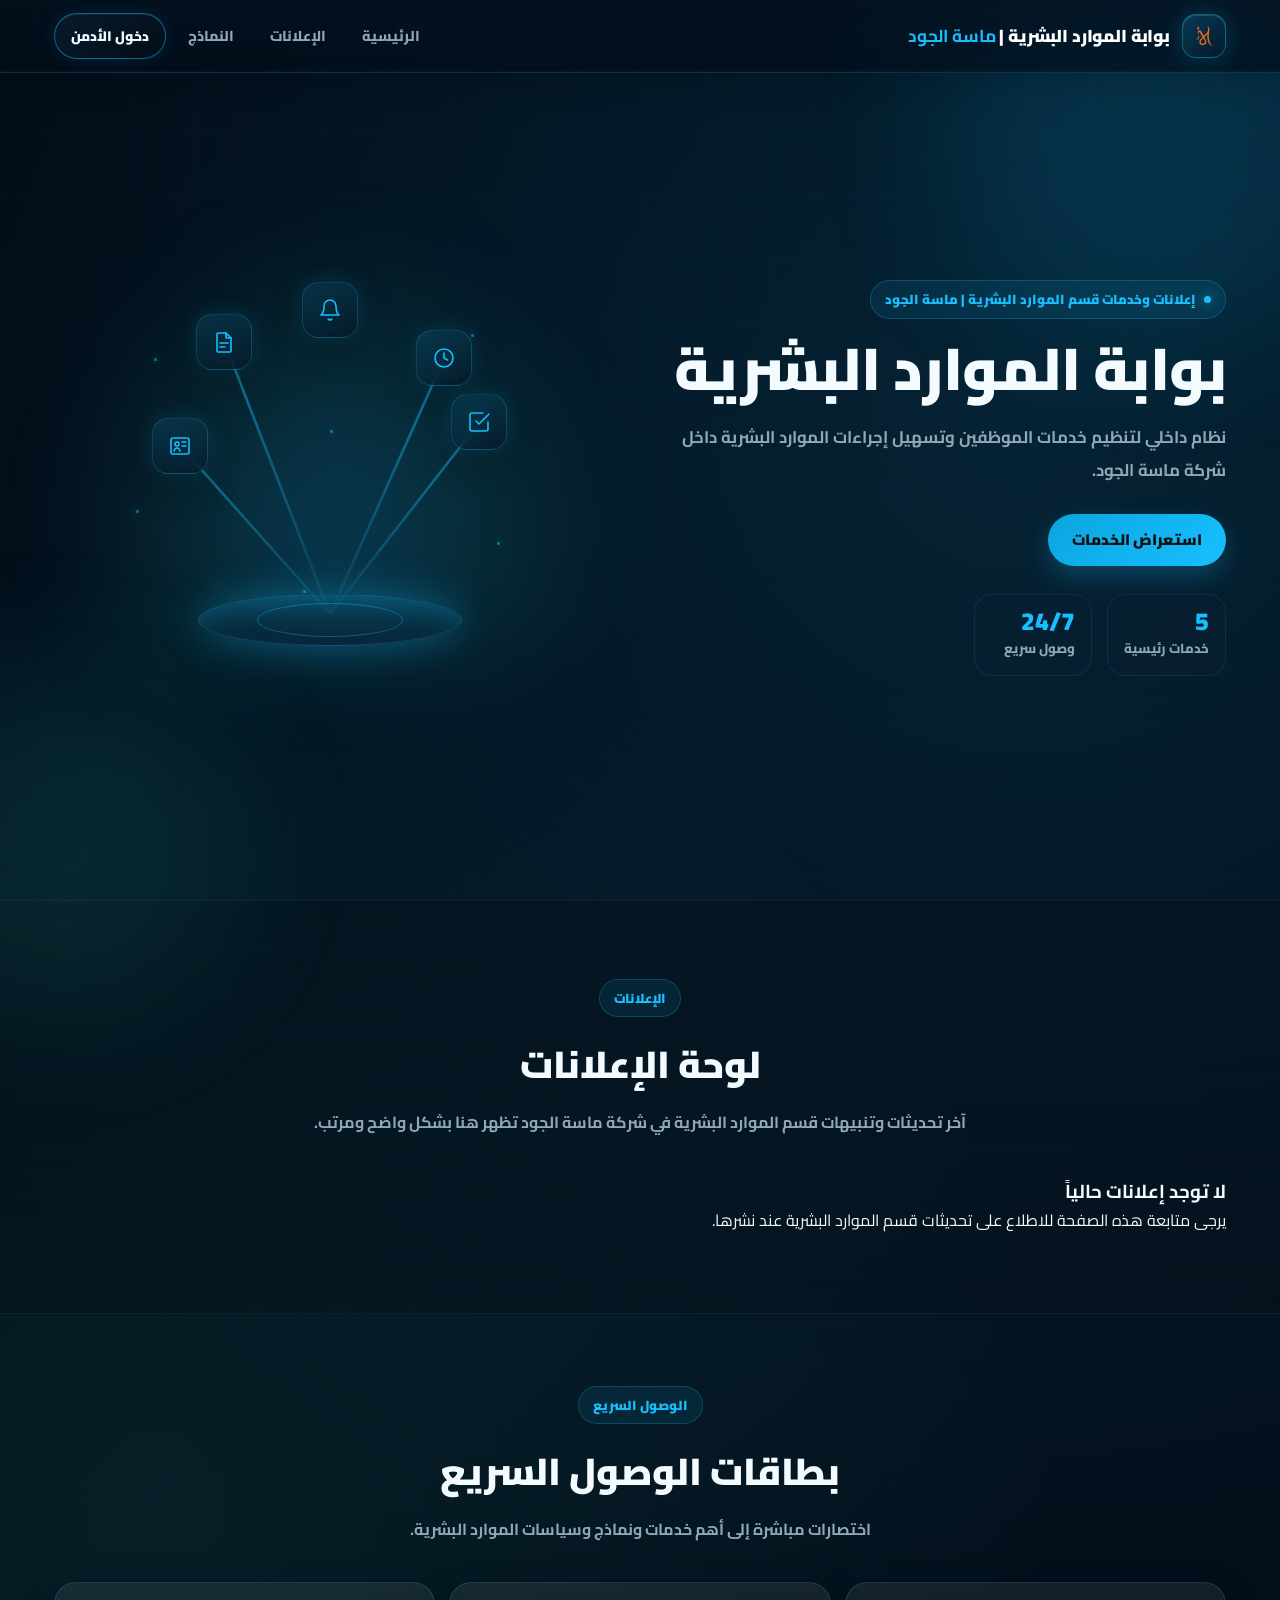
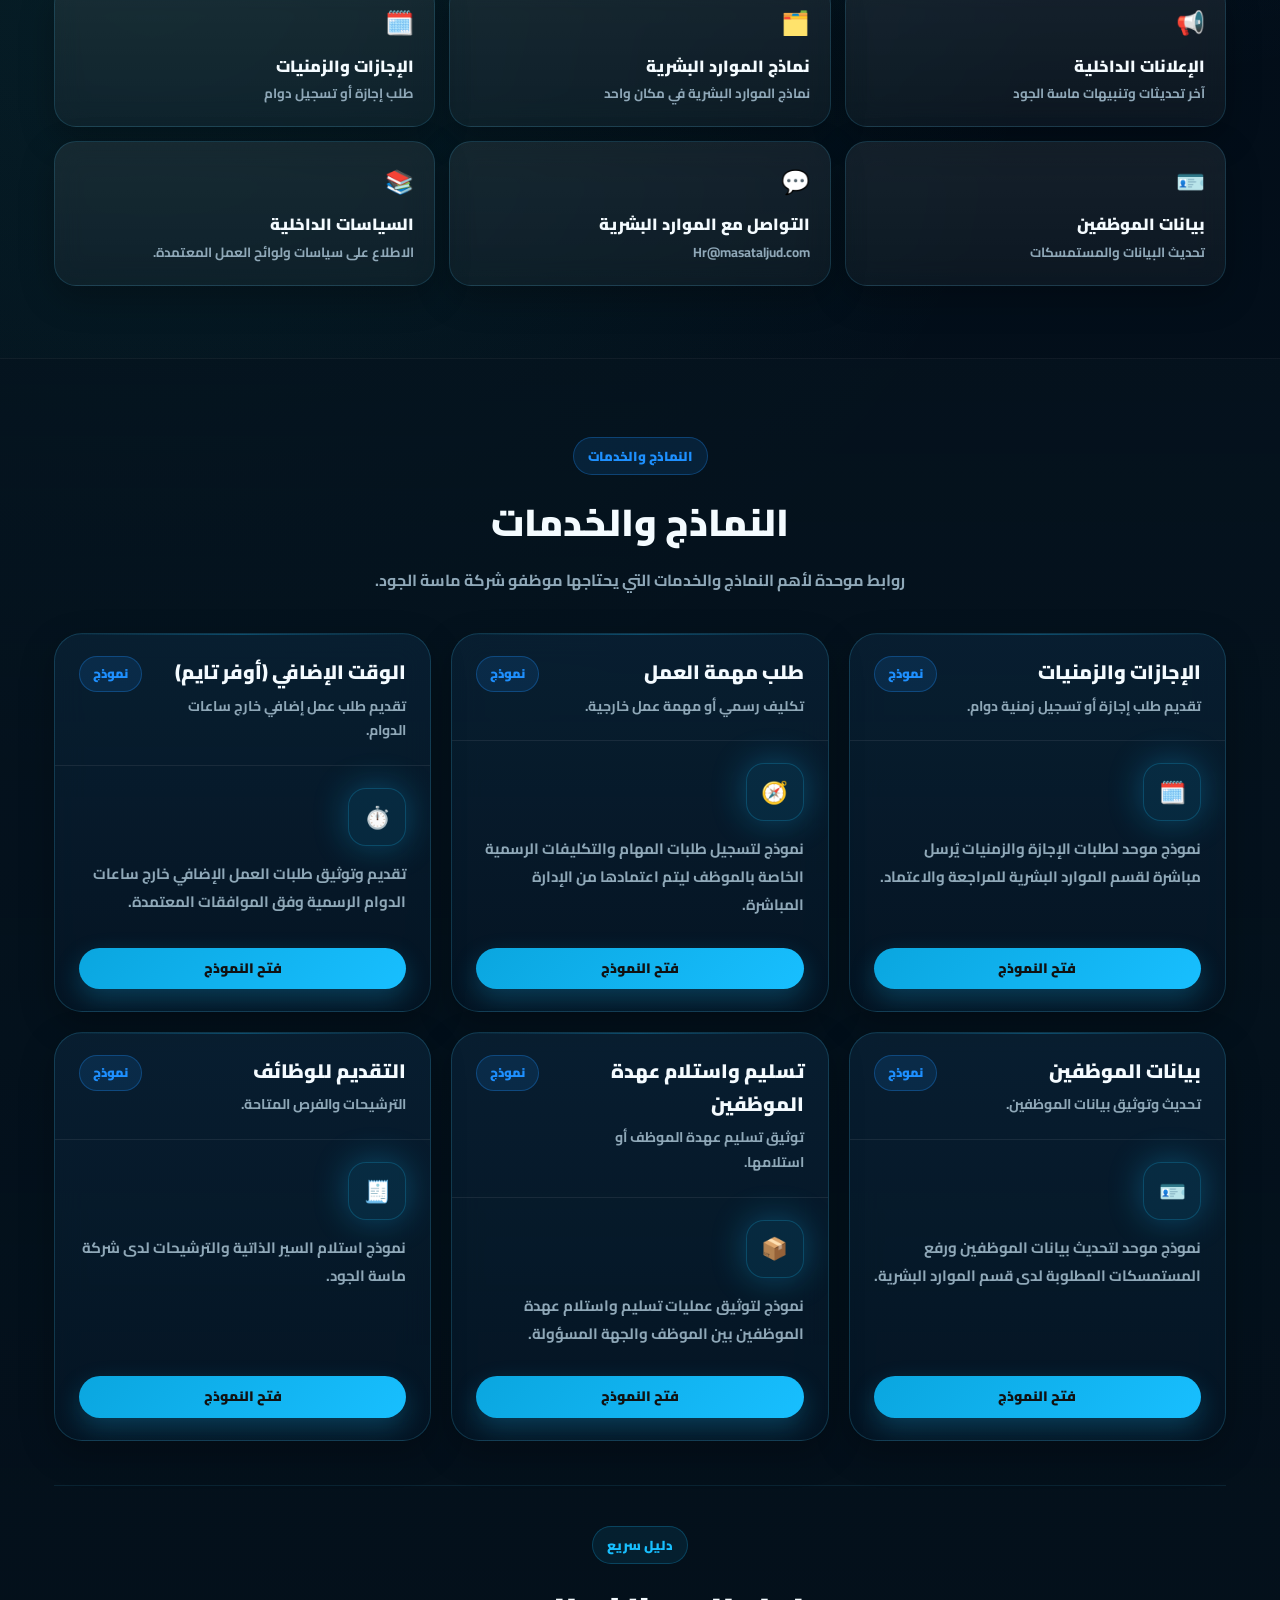
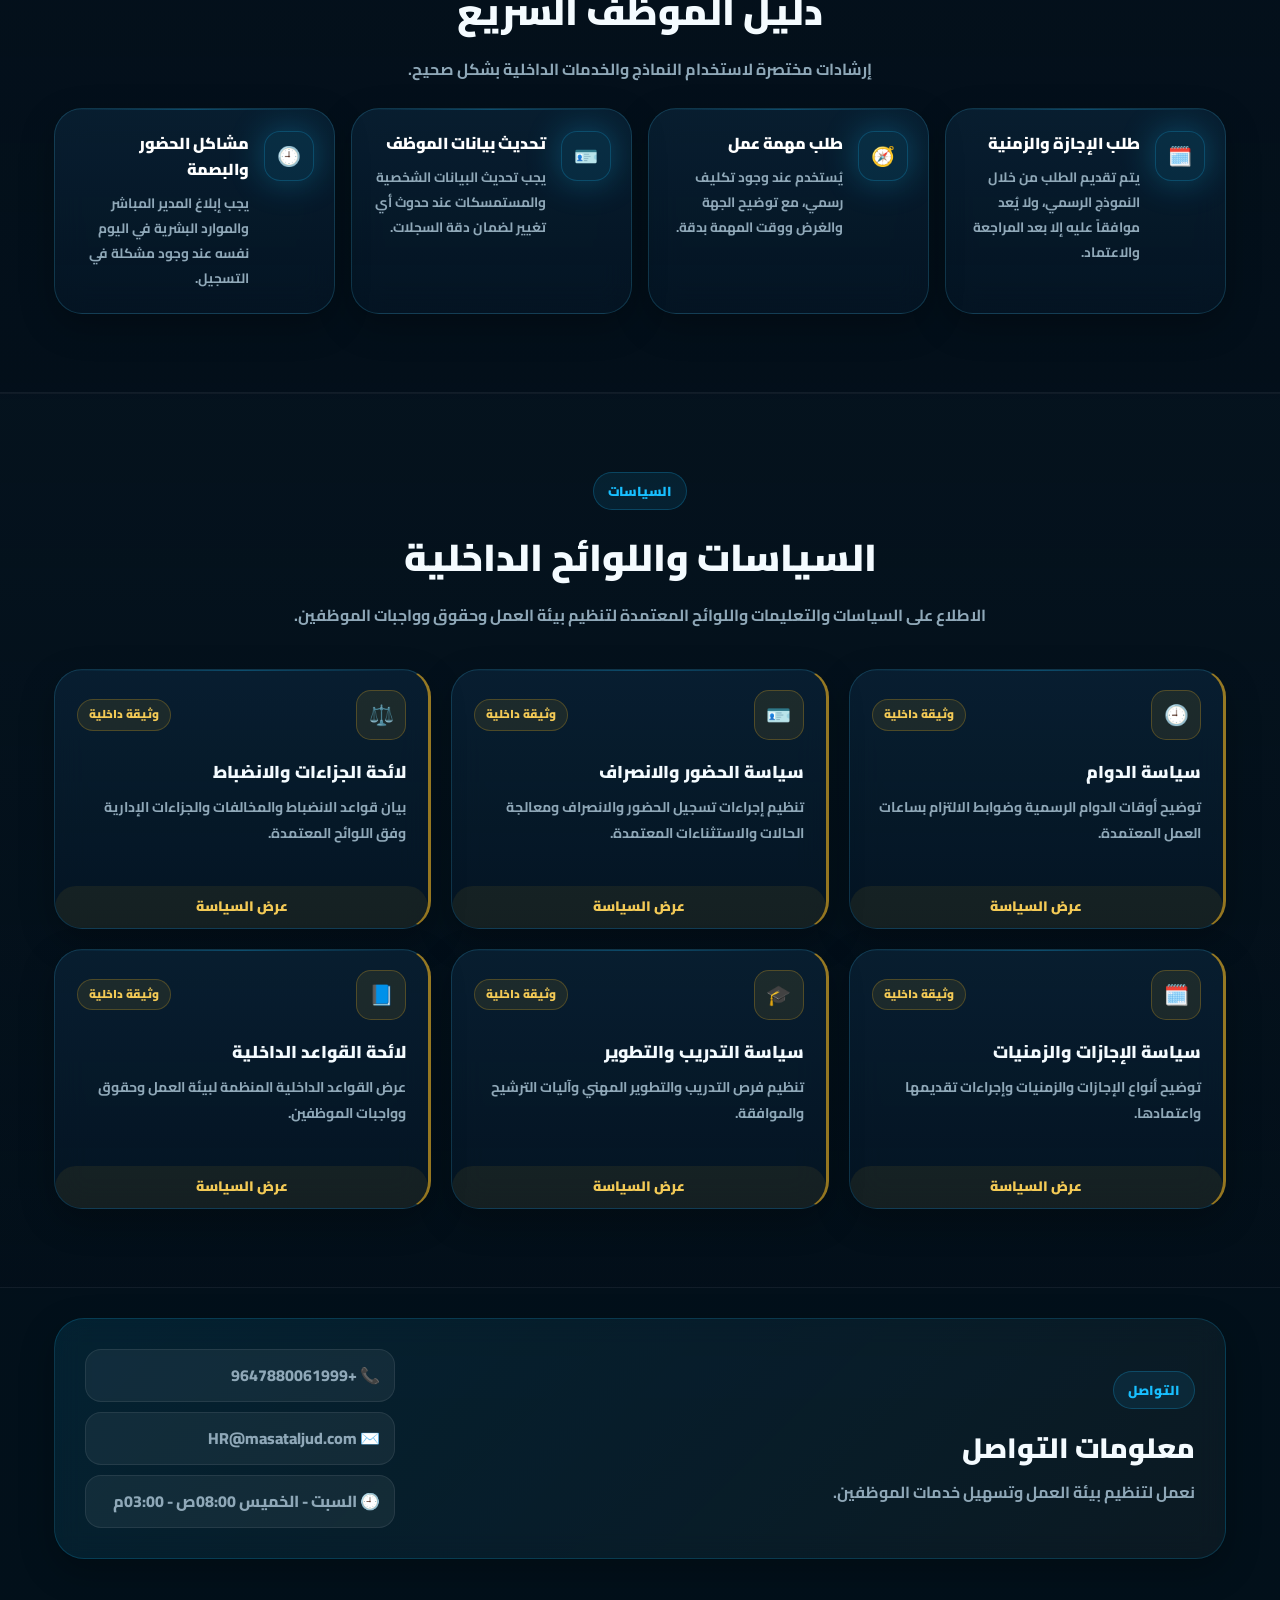
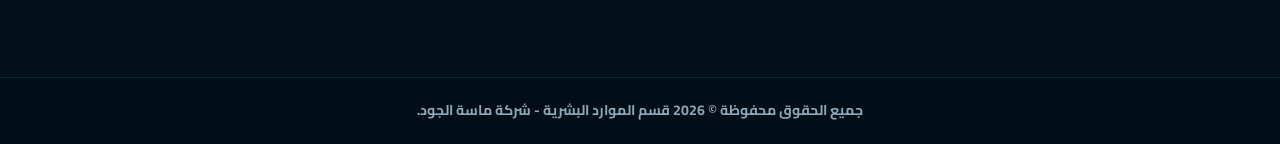
<file: index.html>
<!DOCTYPE html>
<html lang="ar" dir="rtl">
<head>
  <meta charset="UTF-8" />
  <meta name="viewport" content="width=device-width, initial-scale=1.0, viewport-fit=cover" />
  <meta name="theme-color" content="#020812" />
  <meta name="mobile-web-app-capable" content="yes" />
  <meta name="apple-mobile-web-app-capable" content="yes" />
  <meta name="apple-mobile-web-app-status-bar-style" content="black-translucent" />
  <meta name="apple-mobile-web-app-title" content="موارد ماسة الجود" />
  <title>بوابة الموارد البشرية | شركة ماسة الجود</title>
  <link rel="preconnect" href="https://fonts.googleapis.com">
  <link href="https://fonts.googleapis.com/css2?family=Cairo:wght@300;400;600;700;800;900&display=swap" rel="stylesheet">
  <link rel="manifest" href="manifest.json?v=6" />
  <link rel="icon" type="image/png" sizes="192x192" href="icons/icon-192.png" />
  <link rel="apple-touch-icon" href="icons/icon-192.png" />
  <link rel="stylesheet" href="styles.css?v=9" />
</head>
<body>
  <div class="bg-orb orb-1"></div>
  <div class="bg-orb orb-2"></div>
  <div class="bg-grid"></div>

  <header id="header">
    <div class="container navbar">
      <a class="logo" href="index.html" aria-label="بوابة الموارد البشرية | شركة ماسة الجود">
        <span class="logo-icon">
          <img src="icons/logo-mark.svg" width="28" height="28" alt="" class="logo-mark-icon">
        </span>
        <span class="logo-text">بوابة الموارد البشرية | <strong>ماسة الجود</strong></span>
      </a>

      <nav class="nav-actions" aria-label="القائمة الرئيسية">
        <a class="nav-link" href="#home">الرئيسية</a>
        <a class="nav-link" href="#announcements">الإعلانات</a>
        <a class="nav-link" href="#forms">النماذج</a>
        <button class="btn btn-dark btn-sm" type="button" onclick="openAdminLogin()">دخول الأدمن</button>
      </nav>
    </div>
  </header>

  <main>
    <section class="hero portal-hero" id="home">
      <div class="container hero-layout">
        <div class="hero-copy reveal">
          <div class="eyebrow"><span></span>إعلانات وخدمات قسم الموارد البشرية | ماسة الجود</div>
          <h1>بوابة الموارد البشرية</h1>
          <p>
            نظام داخلي لتنظيم خدمات الموظفين وتسهيل إجراءات الموارد البشرية داخل شركة ماسة الجود.
          </p>

          <div class="hero-buttons">
            <a class="btn btn-primary" href="#quickAccess">استعراض الخدمات</a>
          </div>

          <div class="hero-metrics" aria-label="مؤشرات البوابة">
            <div><strong>5</strong><span>خدمات رئيسية</span></div>
            <div><strong>24/7</strong><span>وصول سريع</span></div>
          </div>
        </div>

        <div class="hero-visual reveal">
          <!-- مشهد Isometric يمثّل "بوابة خدمات الموظفين": منصة زجاجية + كروت أيقونات عائمة متصلة بخطوط نيون — بلا أي نص أو بيانات -->
          <div class="iso-scene" aria-hidden="true">
            <div class="iso-glow"></div>

            <div class="iso-particles">
              <span class="iso-particle p1"></span>
              <span class="iso-particle p2"></span>
              <span class="iso-particle p3"></span>
              <span class="iso-particle p4"></span>
              <span class="iso-particle p5"></span>
              <span class="iso-particle p6"></span>
            </div>

            <svg class="iso-lines" viewBox="0 0 100 100" preserveAspectRatio="none">
              <defs>
                <linearGradient id="isoLineGrad" x1="0" y1="1" x2="0" y2="0">
                  <stop offset="0%" stop-color="#18bfff" stop-opacity=".05"/>
                  <stop offset="100%" stop-color="#18bfff" stop-opacity=".55"/>
                </linearGradient>
              </defs>
              <line x1="50" y1="84" x2="16" y2="42" stroke="url(#isoLineGrad)" stroke-width="0.6"/>
              <line x1="50" y1="84" x2="84" y2="36" stroke="url(#isoLineGrad)" stroke-width="0.6"/>
              <line x1="50" y1="84" x2="26" y2="16" stroke="url(#isoLineGrad)" stroke-width="0.6"/>
              <line x1="50" y1="84" x2="76" y2="20" stroke="url(#isoLineGrad)" stroke-width="0.6"/>
              <line x1="50" y1="84" x2="50" y2="8" stroke="url(#isoLineGrad)" stroke-width="0.6"/>
            </svg>

            <div class="iso-platform"></div>

            <div class="iso-card-pos" style="left:16%;top:42%">
              <div class="iso-card card-1" title="ملف الموظف">
                <svg viewBox="0 0 24 24" fill="none" stroke="currentColor" stroke-width="1.6" stroke-linecap="round" stroke-linejoin="round">
                  <rect x="3" y="4" width="18" height="16" rx="2"/>
                  <circle cx="9" cy="10" r="2"/>
                  <path d="M6 17c.5-2 2-3 3-3s2.5 1 3 3"/>
                  <line x1="14" y1="8" x2="18" y2="8"/>
                  <line x1="14" y1="12" x2="18" y2="12"/>
                </svg>
              </div>
            </div>

            <div class="iso-card-pos" style="left:84%;top:36%">
              <div class="iso-card card-2" title="الطلبات">
                <svg viewBox="0 0 24 24" fill="none" stroke="currentColor" stroke-width="1.6" stroke-linecap="round" stroke-linejoin="round">
                  <path d="M9 11l3 3L22 4"/>
                  <path d="M21 12v7a2 2 0 0 1-2 2H5a2 2 0 0 1-2-2V5a2 2 0 0 1 2-2h11"/>
                </svg>
              </div>
            </div>

            <div class="iso-card-pos" style="left:26%;top:16%">
              <div class="iso-card card-3" title="المستندات">
                <svg viewBox="0 0 24 24" fill="none" stroke="currentColor" stroke-width="1.6" stroke-linecap="round" stroke-linejoin="round">
                  <path d="M14 3v5h5"/>
                  <path d="M6 3h8l5 5v13a1 1 0 0 1-1 1H6a1 1 0 0 1-1-1V4a1 1 0 0 1 1-1Z"/>
                  <line x1="8" y1="13" x2="16" y2="13"/>
                  <line x1="8" y1="17" x2="13" y2="17"/>
                </svg>
              </div>
            </div>

            <div class="iso-card-pos" style="left:76%;top:20%">
              <div class="iso-card card-4" title="الحضور">
                <svg viewBox="0 0 24 24" fill="none" stroke="currentColor" stroke-width="1.6" stroke-linecap="round" stroke-linejoin="round">
                  <circle cx="12" cy="12" r="9"/>
                  <path d="M12 7v5l3.5 2"/>
                </svg>
              </div>
            </div>

            <div class="iso-card-pos" style="left:50%;top:8%">
              <div class="iso-card card-5" title="الإشعارات">
                <svg viewBox="0 0 24 24" fill="none" stroke="currentColor" stroke-width="1.6" stroke-linecap="round" stroke-linejoin="round">
                  <path d="M18 8a6 6 0 1 0-12 0c0 7-3 9-3 9h18s-3-2-3-9"/>
                  <path d="M13.73 21a2 2 0 0 1-3.46 0"/>
                </svg>
              </div>
            </div>
          </div>
        </div>
      </div>
    </section>

    <section id="announcements" class="content-section section-panel">
      <div class="container">
        <div class="section-title reveal">
          <span class="section-kicker">الإعلانات</span>
          <h2>لوحة الإعلانات</h2>
          <p>آخر تحديثات وتنبيهات قسم الموارد البشرية في شركة ماسة الجود تظهر هنا بشكل واضح ومرتب.</p>
        </div>
        <div class="ann-list" id="annList"></div>
      </div>
    </section>

    <section class="quick-section" id="quickAccess">
      <div class="container">
        <div class="section-title reveal quick-section-title">
          <span class="section-kicker">الوصول السريع</span>
          <h2>بطاقات الوصول السريع</h2>
          <p>اختصارات مباشرة إلى أهم خدمات ونماذج وسياسات الموارد البشرية.</p>
        </div>
        <div class="quick-grid"></div>
      </div>
    </section>

    <section id="forms" class="content-section section-panel">
      <div class="container">
        <div class="section-title reveal">
          <span class="section-kicker blue">النماذج والخدمات</span>
          <h2>النماذج والخدمات</h2>
          <p>روابط موحدة لأهم النماذج والخدمات التي يحتاجها موظفو شركة ماسة الجود.</p>
        </div>

        <div class="forms-grid"></div>

        <div class="employee-guide-inline">
          <div class="section-title reveal guide-section-title">
            <span class="section-kicker">دليل سريع</span>
            <h2>دليل الموظف السريع</h2>
            <p>إرشادات مختصرة لاستخدام النماذج والخدمات الداخلية بشكل صحيح.</p>
          </div>

          <div class="employee-guide-grid">
            <article class="card guide-card reveal">
              <div class="icon-box" aria-hidden="true">🗓️</div>
              <div class="guide-content">
                <h3>طلب الإجازة والزمنية</h3>
                <p>يتم تقديم الطلب من خلال النموذج الرسمي، ولا يُعد موافقاً عليه إلا بعد المراجعة والاعتماد.</p>
              </div>
            </article>

            <article class="card guide-card reveal">
              <div class="icon-box" aria-hidden="true">🧭</div>
              <div class="guide-content">
                <h3>طلب مهمة عمل</h3>
                <p>يُستخدم عند وجود تكليف رسمي، مع توضيح الجهة والغرض ووقت المهمة بدقة.</p>
              </div>
            </article>

            <article class="card guide-card reveal">
              <div class="icon-box" aria-hidden="true">🪪</div>
              <div class="guide-content">
                <h3>تحديث بيانات الموظف</h3>
                <p>يجب تحديث البيانات الشخصية والمستمسكات عند حدوث أي تغيير لضمان دقة السجلات.</p>
              </div>
            </article>

            <article class="card guide-card reveal">
              <div class="icon-box" aria-hidden="true">🕘</div>
              <div class="guide-content">
                <h3>مشاكل الحضور والبصمة</h3>
                <p>يجب إبلاغ المدير المباشر والموارد البشرية في اليوم نفسه عند وجود مشكلة في التسجيل.</p>
              </div>
            </article>
          </div>
        </div>
      </div>
    </section>

    <section id="policies" class="policies-section content-section section-panel">
      <div class="container">
        <div class="section-title reveal">
          <span class="section-kicker policy-kicker">السياسات</span>
          <h2>السياسات واللوائح الداخلية</h2>
          <p>الاطلاع على السياسات والتعليمات واللوائح المعتمدة لتنظيم بيئة العمل وحقوق وواجبات الموظفين.</p>
        </div>
        <div class="policies-grid" id="policiesGrid"></div>
      </div>
    </section>

    <section id="info" class="info-section content-section">
      <div class="container">
        <div class="contact-panel reveal">
          <div>
            <span class="section-kicker">التواصل</span>
            <h2>معلومات التواصل</h2>
            <p>نعمل لتنظيم بيئة العمل وتسهيل خدمات الموظفين.</p>
          </div>
          <div class="contact-items">
            <div class="contact-item">📞 <span id="hrPhone">+9647880061999</span></div>
            <div class="contact-item">✉️ <a id="hrEmail" href="mailto:Hr@masataljud.com">Hr@masataljud.com</a></div>
            <div class="contact-item">🕘 السبت - الخميس 08:00ص - 03:00م</div>
          </div>
        </div>
      </div>
    </section>
  </main>

  <footer>
    <div class="container footer-mini">
      <p>جميع الحقوق محفوظة &copy; <span id="year">2026</span> قسم الموارد البشرية - شركة ماسة الجود.</p>
    </div>
  </footer>

  <div class="modal" id="adminLoginModal" aria-hidden="true">
    <div class="modal-dialog admin-dialog" role="dialog" aria-modal="true">
      <div class="modal-head">
        <h3>دخول أدمن ماسة الجود</h3>
        <button class="xbtn" type="button" onclick="closeAdminLogin()">✕</button>
      </div>
      <div class="admin-login-body">
        <p class="admin-login-text">الرجاء إدخال كلمة المرور للدخول إلى بوابة أدمن شركة ماسة الجود.</p>
        <input type="password" id="adminPassword" placeholder="أدخل كلمة المرور" class="admin-password-input" />
        <div id="adminLoginError" class="admin-login-error"></div>
        <div class="admin-login-actions">
          <button class="btn btn-primary" id="adminLoginSubmit" type="button" onclick="submitAdminLogin()">دخول</button>
          <button class="btn btn-outline-dark" type="button" onclick="closeAdminLogin()">إلغاء</button>
        </div>
      </div>
    </div>
  </div>

  <script src="script.js?v=9"></script>
  <script>
    if ("serviceWorker" in navigator) {
      window.addEventListener("load", () => navigator.serviceWorker.register("./service-worker.js?v=11"));
    }
  </script>
</body>
</html>
</file>
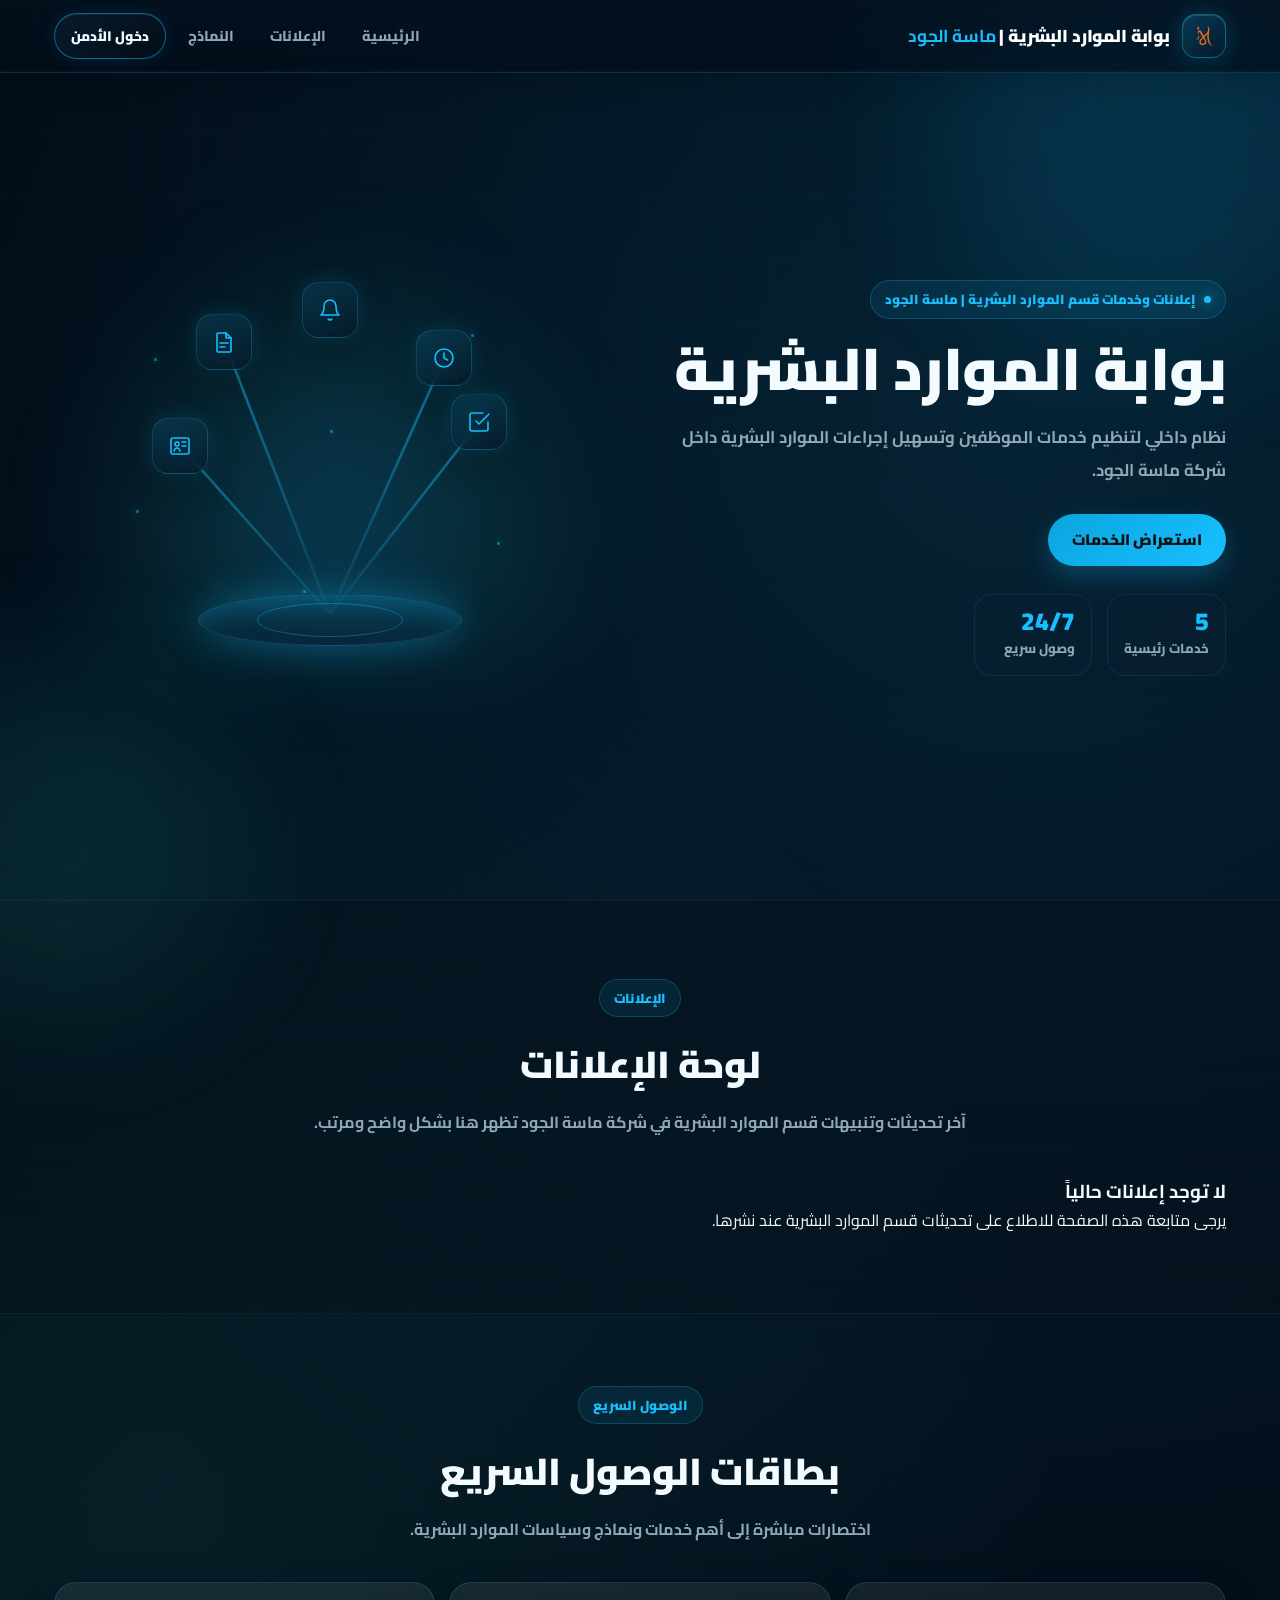
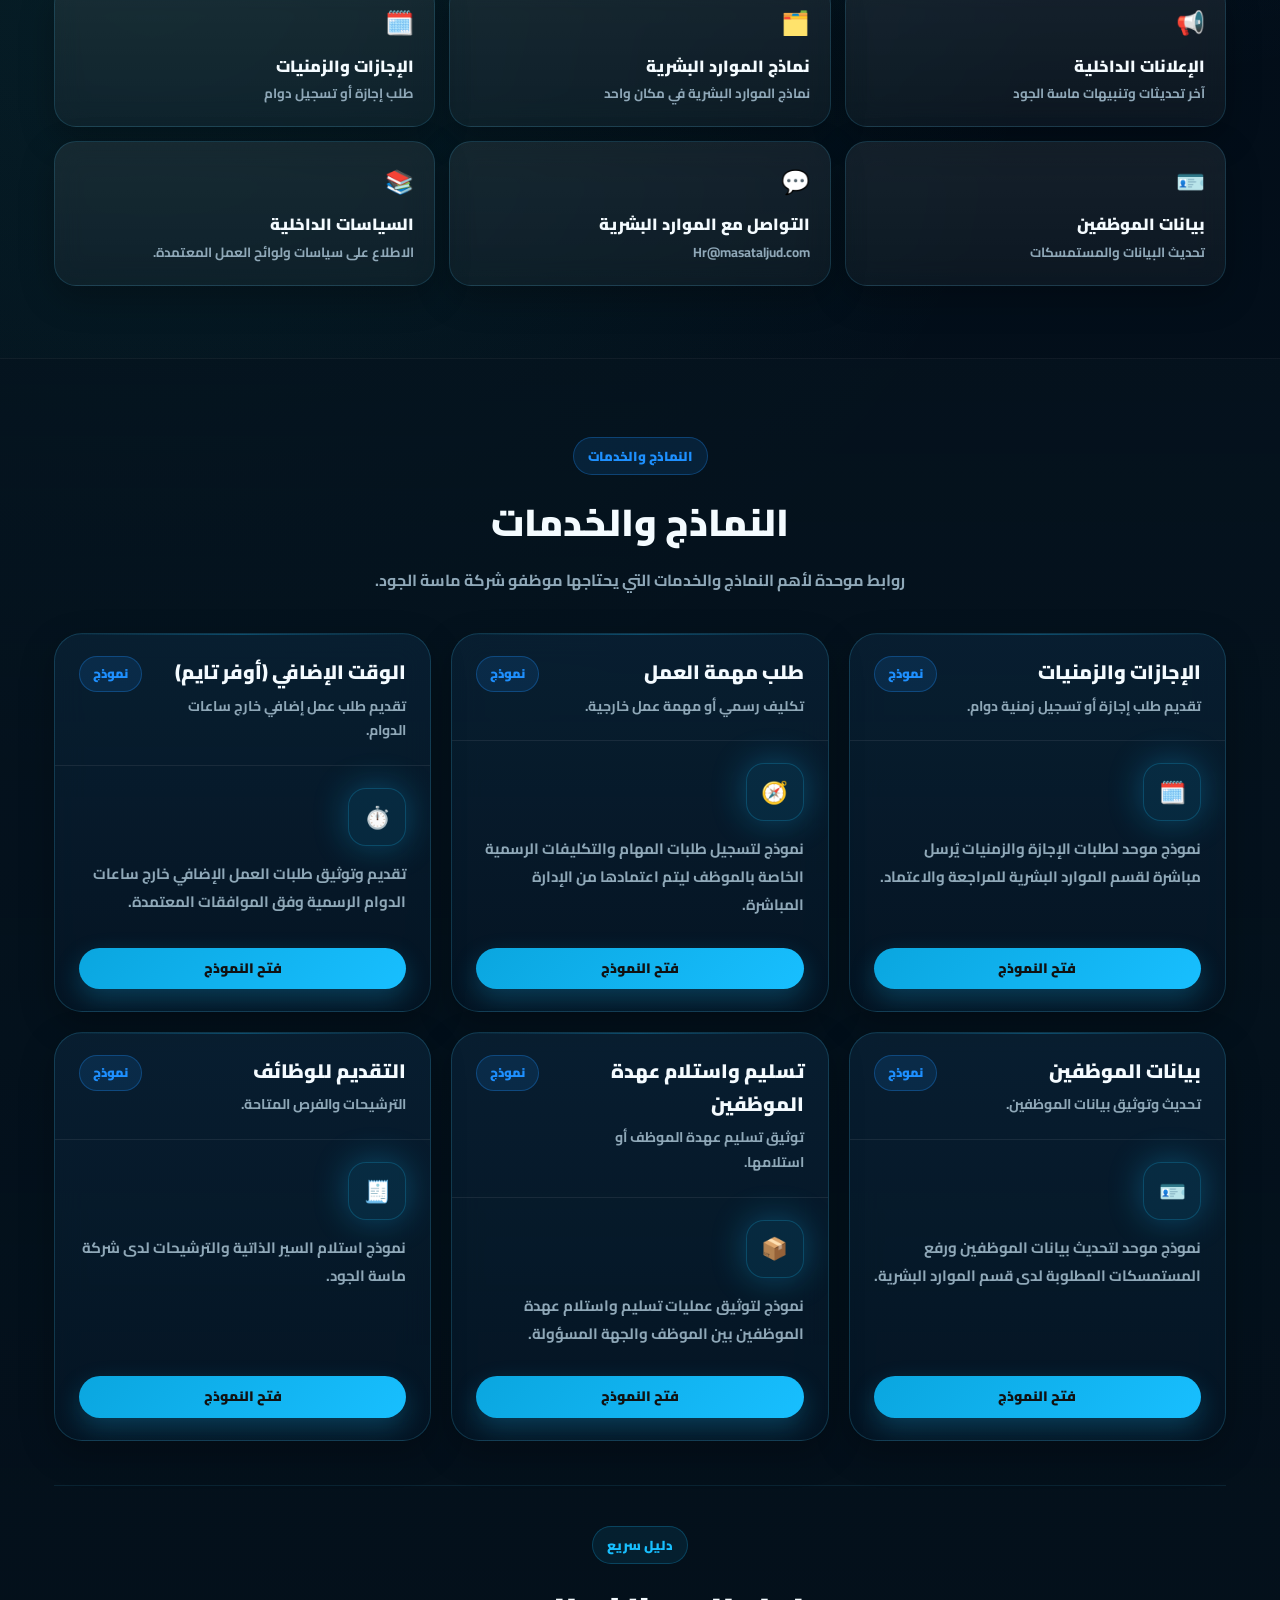
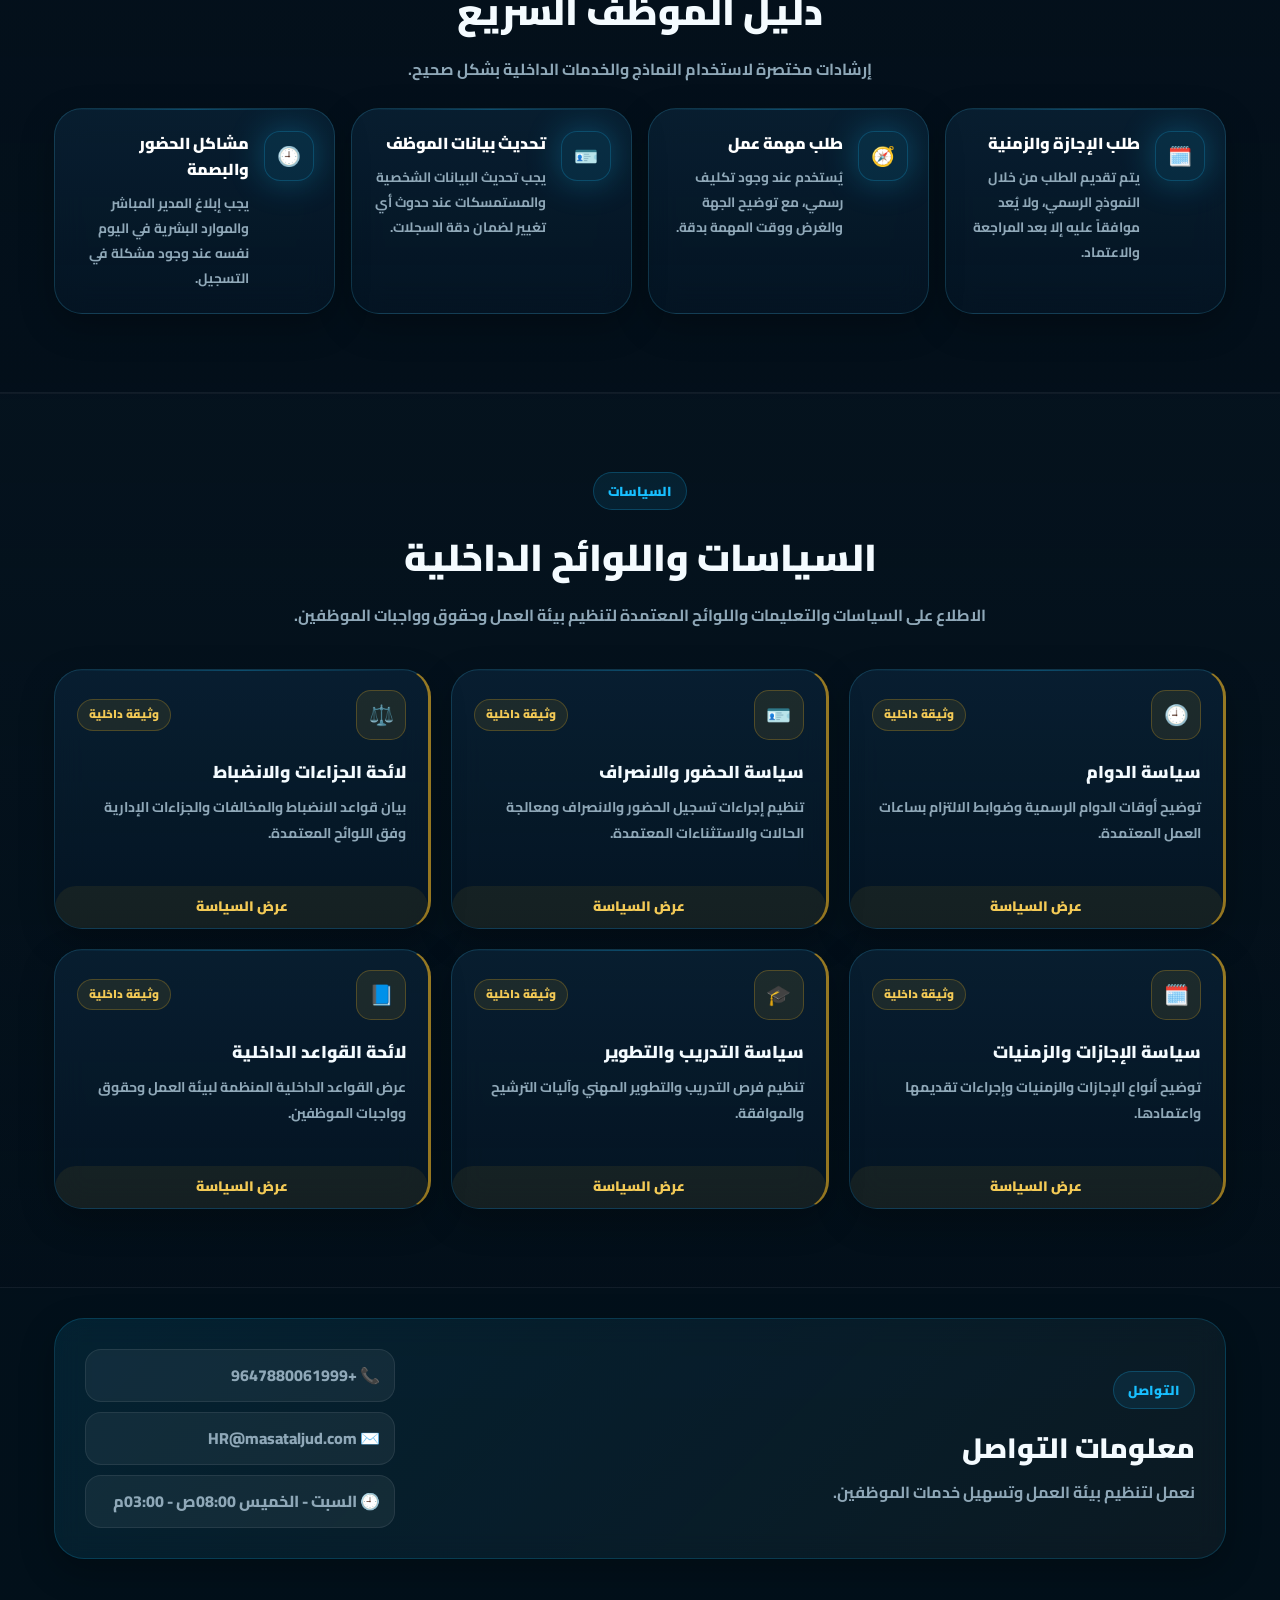
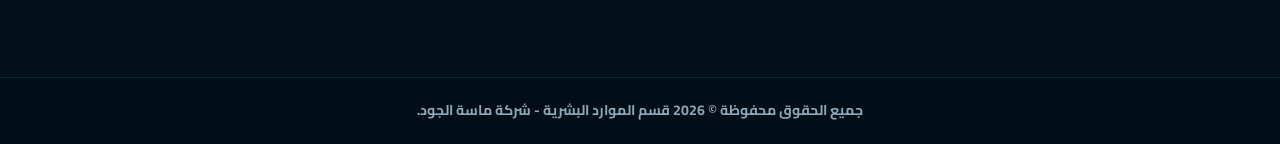
<file: admin.html>
<!DOCTYPE html>
<html lang="ar" dir="rtl">
<head>
  <meta charset="UTF-8" />
  <meta name="viewport" content="width=device-width, initial-scale=1.0, viewport-fit=cover" />
  <meta name="theme-color" content="#020812" />
  <meta name="mobile-web-app-capable" content="yes" />
  <meta name="apple-mobile-web-app-capable" content="yes" />
  <meta name="apple-mobile-web-app-status-bar-style" content="black-translucent" />
  <title>بوابة أدمن شركة ماسة الجود | الموارد البشرية</title>
  <link rel="preconnect" href="https://fonts.googleapis.com">
  <link href="https://fonts.googleapis.com/css2?family=Cairo:wght@300;400;600;700;800;900&display=swap" rel="stylesheet">
  <link rel="manifest" href="manifest.json?v=6" />
  <link rel="icon" type="image/png" sizes="192x192" href="icons/icon-192.png" />
  <link rel="apple-touch-icon" href="icons/icon-192.png" />
  <link rel="stylesheet" href="admin.css?v=10" />
</head>
<body class="admin-page">
  <div class="bg-orb orb-1"></div>
  <div class="bg-orb orb-2"></div>
  <div class="bg-grid"></div>

  <header class="admin-header app-header">
    <div class="container admin-topbar">
      <a class="logo" href="index.html">
        <span class="logo-icon">
          <img src="icons/logo-mark.svg" width="28" height="28" alt="" class="logo-mark-icon">
        </span>
        <span class="logo-text">أدمن <strong>ماسة الجود</strong></span>
      </a>

      <div class="admin-top-actions">
        <a href="index.html" class="btn btn-primary">العودة لبوابة ماسة الجود</a>
        <button class="btn btn-dark" type="button" onclick="logoutAdmin()">تسجيل الخروج</button>
      </div>
    </div>
  </header>

  <main class="container admin-main">
    <section class="admin-hero">
      <div>
        <span class="section-kicker">إدارة المحتوى</span>
        <h1>مركز إدارة ماسة الجود</h1>
        <p>بوابة أدمن شركة ماسة الجود لإدارة الملفات الإدارية وروابط الأدوات والسجلات الداخلية الخاصة بفريق الموارد البشرية والإدارة.</p>
      </div>
      <div class="admin-help">للدعم: 07880061999</div>
    </section>

    <section class="admin-dashboard">
      <div class="dashboard-stat">
        <span class="dashboard-stat-value" id="statAdminFiles">0</span>
        <span class="dashboard-stat-label">الملفات الإدارية</span>
      </div>
      <div class="dashboard-stat">
        <span class="dashboard-stat-value" id="statAdminFilesActive">0</span>
        <span class="dashboard-stat-label">الملفات النشطة</span>
      </div>
      <div class="dashboard-stat">
        <span class="dashboard-stat-value" id="statAdminFilesCategories">0</span>
        <span class="dashboard-stat-label">تصنيفات الملفات</span>
      </div>
      <div class="dashboard-stat">
        <span class="dashboard-stat-value" id="statQuickCards">0</span>
        <span class="dashboard-stat-label">الكروت السريعة</span>
      </div>
      <div class="dashboard-stat">
        <span class="dashboard-stat-value" id="statForms">0</span>
        <span class="dashboard-stat-label">النماذج</span>
      </div>
      <div class="dashboard-stat">
        <span class="dashboard-stat-value" id="statAnnouncements">0</span>
        <span class="dashboard-stat-label">الإعلانات</span>
      </div>
      <div class="dashboard-stat">
        <span class="dashboard-stat-value" id="statPoliciesActive">0</span>
        <span class="dashboard-stat-label">السياسات النشطة</span>
      </div>
      <div class="dashboard-stat dashboard-stat-warning">
        <span class="dashboard-stat-value" id="statPending">0</span>
        <span class="dashboard-stat-label">غير متزامن (pendingSync)</span>
      </div>
    </section>

    <nav class="admin-tabs" role="tablist">
      <button class="admin-tab-btn active" type="button" data-tab="adminCards" role="tab" aria-selected="true">الملفات الإدارية</button>
      <button class="admin-tab-btn" type="button" data-tab="quickCards" role="tab" aria-selected="false">الكروت السريعة</button>
      <button class="admin-tab-btn" type="button" data-tab="forms" role="tab" aria-selected="false">النماذج</button>
      <button class="admin-tab-btn" type="button" data-tab="services" role="tab" aria-selected="false">الخدمات</button>
      <button class="admin-tab-btn" type="button" data-tab="announcements" role="tab" aria-selected="false">الإعلانات</button>
      <button class="admin-tab-btn" type="button" data-tab="policies" role="tab" aria-selected="false">السياسات واللوائح</button>
      <button class="admin-tab-btn" type="button" data-tab="auditLog" role="tab" aria-selected="false">سجل النشاط</button>
      <button class="admin-tab-btn" type="button" data-tab="sync" role="tab" aria-selected="false">
        المزامنة
        <span class="cms-pending-count" id="pendingCount" hidden>0</span>
      </button>
    </nav>

    <div class="cms-status-banner" id="cmsStatusBanner" hidden></div>

    <section class="admin-section tab-panel" data-tab-panel="adminCards">
      <div class="cms-section-title admin-files-heading">
        <div>
          <span class="section-kicker">الملفات الإدارية</span>
          <h2>الملفات الإدارية</h2>
          <p>وصول سريع إلى الملفات والسجلات والأدوات الإدارية المعتمدة لقسم الموارد البشرية.</p>
        </div>
        <button class="btn btn-add" type="button" onclick="openItemEditor('adminCards')">+ إضافة ملف إداري</button>
      </div>

      <div class="admin-files-note">
        التعديلات تُحفظ محلياً حالياً، وستتم مزامنتها مع Google Sheet بعد تفعيل Phase B.
      </div>

      <section class="admin-files-stats" aria-label="إحصائيات الملفات الإدارية">
        <div class="dashboard-stat">
          <span class="dashboard-stat-value" id="adminFilesTotalStat">0</span>
          <span class="dashboard-stat-label">إجمالي الملفات الإدارية</span>
        </div>
        <div class="dashboard-stat">
          <span class="dashboard-stat-value" id="adminFilesActiveStat">0</span>
          <span class="dashboard-stat-label">الملفات النشطة</span>
        </div>
        <div class="dashboard-stat">
          <span class="dashboard-stat-value" id="adminFilesHiddenStat">0</span>
          <span class="dashboard-stat-label">الملفات المخفية</span>
        </div>
        <div class="dashboard-stat">
          <span class="dashboard-stat-value" id="adminFilesCategoriesStat">0</span>
          <span class="dashboard-stat-label">عدد التصنيفات المستخدمة</span>
        </div>
      </section>

      <div class="cms-toolbar-inline admin-files-toolbar">
        <input type="text" class="cms-search-input" placeholder="بحث بالاسم أو الوصف أو التصنيف..." data-filter-search="adminCards">
        <select class="cms-status-filter" data-filter-category="adminCards" id="adminCardsCategoryFilter">
          <option value="all">كل التصنيفات</option>
        </select>
        <select class="cms-status-filter" data-filter-status="adminCards">
          <option value="all">الكل</option>
          <option value="active">نشط</option>
          <option value="hidden">مخفي</option>
          <option value="pending">لم يُزامن</option>
        </select>
        <button class="btn btn-outline" type="button" onclick="refreshFromSheet()">تحديث من Sheet</button>
      </div>

      <div class="cms-list" id="adminCardsManageList"></div>
      <div class="cards-grid" id="adminCardsList"></div>
    </section>

    <section class="admin-section tab-panel" data-tab-panel="quickCards" hidden>
      <div class="cms-section-title">
        <div>
          <span class="section-kicker">الوصول السريع</span>
          <h2>الكروت السريعة (أعلى الصفحة الرئيسية)</h2>
          <p>الكروت الظاهرة ضمن "استعراض الخدمات" في أعلى بوابة الموارد البشرية.</p>
        </div>
        <button class="btn btn-add" type="button" onclick="openItemEditor('quickCards')">+ إضافة كرت جديد</button>
      </div>
      <div class="cms-toolbar-inline">
        <input type="text" class="cms-search-input" placeholder="بحث بالعنوان..." data-filter-search="quickCards">
        <select class="cms-status-filter" data-filter-status="quickCards">
          <option value="all">الكل</option>
          <option value="active">نشط</option>
          <option value="hidden">مخفي</option>
          <option value="pending">لم يُزامن</option>
        </select>
        <button class="btn btn-outline" type="button" onclick="refreshFromSheet()">تحديث من Sheet</button>
        <a class="btn btn-dark" href="index.html" target="_blank" rel="noopener">معاينة الصفحة الرئيسية</a>
      </div>
      <div class="cms-list" id="quickCardsManageList"></div>
    </section>

    <section class="admin-section tab-panel" data-tab-panel="forms" hidden>
      <div class="cms-section-title">
        <div>
          <span class="section-kicker">النماذج</span>
          <h2>النماذج</h2>
          <p>نماذج قسم "النماذج" في الصفحة الرئيسية (روابط Google Form).</p>
        </div>
        <button class="btn btn-add" type="button" onclick="openItemEditor('forms')">+ إضافة نموذج جديد</button>
      </div>
      <div class="cms-toolbar-inline">
        <input type="text" class="cms-search-input" placeholder="بحث بالعنوان..." data-filter-search="forms">
        <select class="cms-status-filter" data-filter-status="forms">
          <option value="all">الكل</option>
          <option value="active">نشط</option>
          <option value="hidden">مخفي</option>
          <option value="pending">لم يُزامن</option>
        </select>
        <button class="btn btn-outline" type="button" onclick="refreshFromSheet()">تحديث من Sheet</button>
        <a class="btn btn-dark" href="index.html" target="_blank" rel="noopener">معاينة الصفحة الرئيسية</a>
      </div>
      <div class="cms-list" id="formsManageList"></div>
    </section>

    <section class="admin-section tab-panel" data-tab-panel="services" hidden>
      <div class="cms-section-title">
        <div>
          <span class="section-kicker">الخدمات</span>
          <h2>الخدمات</h2>
          <p>الخدمات الظاهرة في الصفحة الرئيسية.</p>
        </div>
        <button class="btn btn-add" type="button" onclick="openItemEditor('services')">+ إضافة خدمة جديدة</button>
      </div>
      <div class="cms-toolbar-inline">
        <input type="text" class="cms-search-input" placeholder="بحث بالعنوان..." data-filter-search="services">
        <select class="cms-status-filter" data-filter-status="services">
          <option value="all">الكل</option>
          <option value="active">نشط</option>
          <option value="hidden">مخفي</option>
          <option value="pending">لم يُزامن</option>
        </select>
        <button class="btn btn-outline" type="button" onclick="refreshFromSheet()">تحديث من Sheet</button>
        <a class="btn btn-dark" href="index.html" target="_blank" rel="noopener">معاينة الصفحة الرئيسية</a>
      </div>
      <div class="cms-list" id="servicesManageList"></div>
    </section>

    <section class="admin-section tab-panel" data-tab-panel="announcements" hidden>
      <div class="cms-section-title">
        <div>
          <span class="section-kicker">الإعلانات</span>
          <h2>الإعلانات</h2>
          <p>الإعلانات الظاهرة في "لوحة الإعلانات" بالصفحة الرئيسية.</p>
        </div>
        <button class="btn btn-add" type="button" onclick="openItemEditor('announcements')">+ إضافة إعلان جديد</button>
      </div>
      <div class="cms-toolbar-inline">
        <input type="text" class="cms-search-input" placeholder="بحث بالعنوان..." data-filter-search="announcements">
        <select class="cms-status-filter" data-filter-status="announcements">
          <option value="all">الكل</option>
          <option value="active">نشط</option>
          <option value="hidden">مخفي</option>
          <option value="pending">لم يُزامن</option>
        </select>
        <button class="btn btn-outline" type="button" onclick="refreshFromSheet()">تحديث من Sheet</button>
        <a class="btn btn-dark" href="index.html" target="_blank" rel="noopener">معاينة الصفحة الرئيسية</a>
      </div>
      <div class="cms-list" id="announcementsManageList"></div>
    </section>

    <section class="admin-section tab-panel" data-tab-panel="policies" hidden>
      <div class="cms-section-title">
        <div>
          <span class="section-kicker">السياسات واللوائح</span>
          <h2>إدارة السياسات</h2>
          <p>إدارة بطاقات السياسات واللوائح الظاهرة في الصفحة الرئيسية. الحفظ الحالي محلي ومعلّق حتى نشر Phase B يدوياً.</p>
        </div>
        <button class="btn btn-add" type="button" onclick="openItemEditor('policies')">+ إضافة سياسة جديدة</button>
      </div>
      <div class="cms-toolbar-inline">
        <input type="text" class="cms-search-input" placeholder="بحث بالعنوان..." data-filter-search="policies">
        <select class="cms-status-filter" data-filter-status="policies">
          <option value="all">الكل</option>
          <option value="active">نشط</option>
          <option value="hidden">مخفي</option>
          <option value="pending">لم يُزامن</option>
        </select>
        <button class="btn btn-outline" type="button" onclick="refreshFromSheet()">تحديث من Sheet</button>
        <a class="btn btn-dark" href="index.html#policies" target="_blank" rel="noopener">معاينة قسم السياسات</a>
      </div>
      <div class="cms-list" id="policiesManageList"></div>
    </section>

    <section class="admin-section tab-panel" data-tab-panel="auditLog" hidden>
      <div class="cms-section-title">
        <div>
          <span class="section-kicker">سجل النشاط</span>
          <h2>سجل النشاط</h2>
          <p>سجل محلي للقراءة فقط يوضح العمليات الإدارية الأساسية ولا يسمح بتعديل أي سجل.</p>
        </div>
        <button class="btn btn-dark" type="button" onclick="clearAuditLog()">مسح سجل النشاط</button>
      </div>

      <section class="admin-files-stats audit-stats" aria-label="إحصائيات سجل النشاط">
        <div class="dashboard-stat">
          <span class="dashboard-stat-value" id="auditTotalStat">0</span>
          <span class="dashboard-stat-label">إجمالي العمليات</span>
        </div>
        <div class="dashboard-stat">
          <span class="dashboard-stat-value" id="auditTodayStat">0</span>
          <span class="dashboard-stat-label">عمليات اليوم</span>
        </div>
        <div class="dashboard-stat">
          <span class="dashboard-stat-value" id="auditSuccessStat">0</span>
          <span class="dashboard-stat-label">الناجحة</span>
        </div>
        <div class="dashboard-stat">
          <span class="dashboard-stat-value" id="auditFailedStat">0</span>
          <span class="dashboard-stat-label">الفاشلة</span>
        </div>
      </section>

      <div class="cms-toolbar-inline audit-toolbar">
        <select class="cms-status-filter" id="auditSectionFilter">
          <option value="all">كل الأقسام</option>
          <option value="auth">المصادقة</option>
          <option value="adminCards">الملفات الإدارية</option>
          <option value="quickCards">الكروت السريعة</option>
          <option value="forms">النماذج</option>
          <option value="services">الخدمات</option>
          <option value="announcements">الإعلانات</option>
          <option value="policies">السياسات واللوائح</option>
          <option value="sync">المزامنة</option>
          <option value="system">النظام</option>
        </select>
        <select class="cms-status-filter" id="auditActionFilter">
          <option value="all">كل العمليات</option>
          <option value="login">تسجيل الدخول</option>
          <option value="logout">تسجيل الخروج</option>
          <option value="create">إضافة عنصر</option>
          <option value="update">تعديل عنصر</option>
          <option value="delete">حذف عنصر</option>
          <option value="activate">تفعيل</option>
          <option value="deactivate">تعطيل</option>
          <option value="reorder">تغيير الترتيب</option>
          <option value="clear-pending">مسح العمليات المعلقة</option>
          <option value="error">خطأ إداري</option>
        </select>
        <select class="cms-status-filter" id="auditStatusFilter">
          <option value="all">كل الحالات</option>
          <option value="success">ناجحة</option>
          <option value="failed">فاشلة</option>
        </select>
        <button class="btn btn-outline" type="button" onclick="exportAuditLog('csv')">تصدير CSV</button>
        <button class="btn btn-outline" type="button" onclick="exportAuditLog('json')">تصدير JSON</button>
      </div>

      <div class="audit-table-wrap">
        <table class="audit-table">
          <thead>
            <tr>
              <th>الوقت</th>
              <th>القسم</th>
              <th>العملية</th>
              <th>العنصر</th>
              <th>الحالة</th>
            </tr>
          </thead>
          <tbody id="auditLogBody"></tbody>
        </table>
      </div>
    </section>

    <section class="admin-section tab-panel" data-tab-panel="sync" hidden>
      <div class="section-title">
        <span class="section-kicker">المزامنة</span>
        <h2>المزامنة</h2>
        <p>العمليات التي لم يؤكد Apps Script حفظها بعد. تحتفظ كل عملية بمعرّف ثابت لمنع تكرار التنفيذ عند إعادة المحاولة.</p>
      </div>
      <div class="cms-toolbar-inline">
        <button class="btn btn-primary" type="button" onclick="syncPendingNow()">إعادة محاولة مزامنة الكل</button>
        <button class="btn btn-outline" type="button" onclick="clearLocalCache()">مسح الكاش المحلي</button>
        <button class="btn btn-dark" type="button" onclick="clearAllPending()">مسح جميع العمليات المعلقة</button>
      </div>
      <div class="cms-list" id="pendingList"></div>
    </section>
  </main>

  <div class="modal" id="itemEditModal" aria-hidden="true">
    <div class="modal-dialog" role="dialog" aria-modal="true">
      <div class="modal-head">
        <h3 id="itemEditTitle">إضافة عنصر</h3>
        <button class="xbtn" type="button" onclick="closeItemEditor()">×</button>
      </div>
      <div class="modal-body">
        <form id="itemEditForm"></form>
        <div class="modal-error" id="itemEditError"></div>
      </div>
      <div class="modal-actions">
        <button class="btn btn-primary" id="itemEditSave" type="button" onclick="saveItemEditor()">حفظ</button>
        <button class="btn btn-dark" type="button" onclick="closeItemEditor()">إلغاء</button>
      </div>
    </div>
  </div>

  <script src="admin.js?v=10"></script>
</body>
</html>
</file>
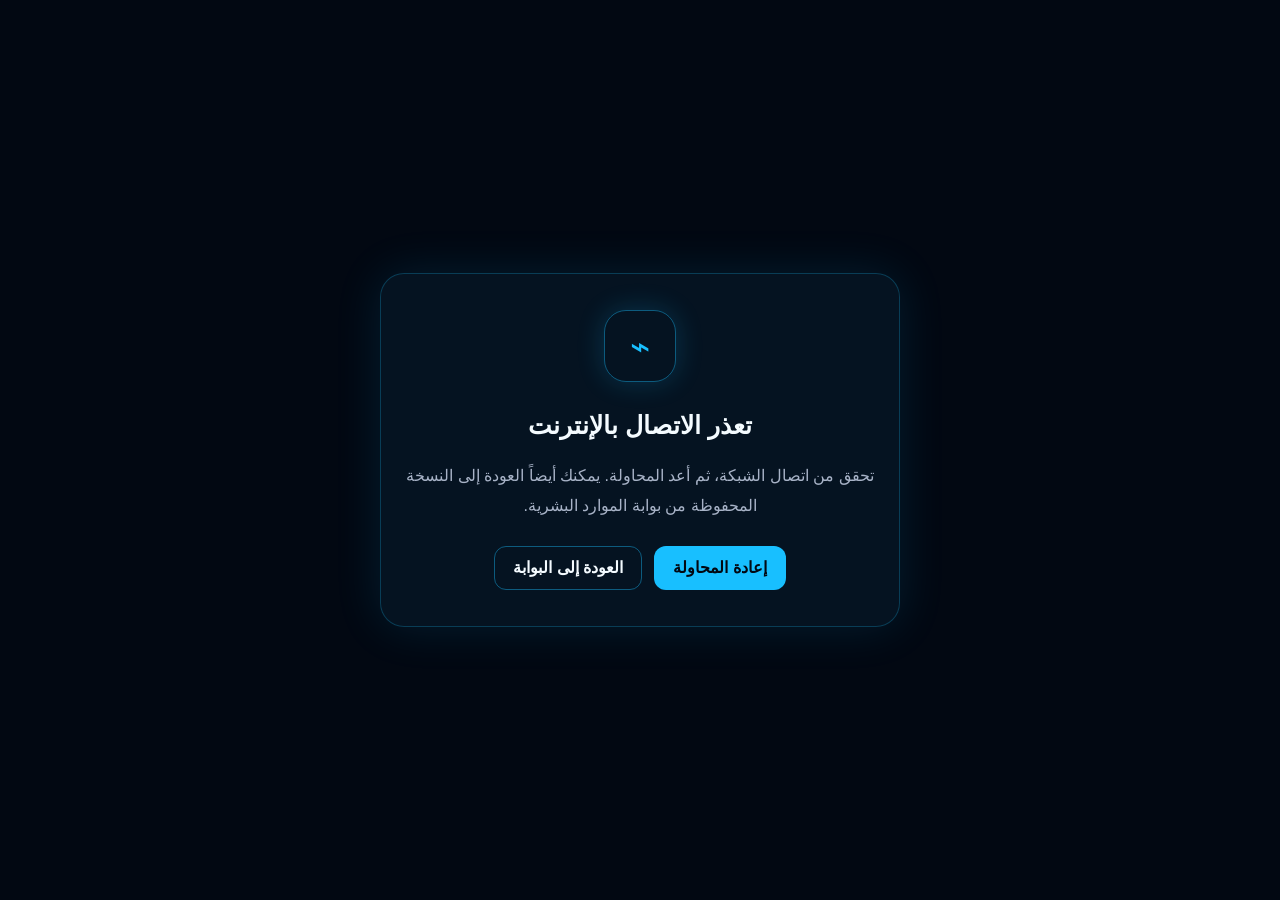
<file: offline.html>
<!DOCTYPE html>
<html lang="ar" dir="rtl">
<head>
  <meta charset="UTF-8" />
  <meta name="viewport" content="width=device-width, initial-scale=1.0, viewport-fit=cover" />
  <meta name="theme-color" content="#020812" />
  <link rel="icon" type="image/png" sizes="192x192" href="icons/icon-192.png" />
  <title>لا يوجد اتصال | بوابة الموارد البشرية</title>
  <style>
    *{box-sizing:border-box}body{margin:0;min-height:100vh;min-height:100dvh;display:grid;place-items:center;padding:24px;background:#020812;color:#f4fbff;font-family:Arial,sans-serif;text-align:center}
    main{width:min(100%,520px);padding:36px 24px;border:1px solid rgba(24,191,255,.24);border-radius:24px;background:rgba(7,24,38,.78);box-shadow:0 0 48px rgba(24,191,255,.12)}
    .icon{width:72px;height:72px;margin:0 auto 22px;display:grid;place-items:center;border-radius:22px;border:1px solid rgba(24,191,255,.42);color:#18bfff;font-size:34px;box-shadow:0 0 28px rgba(24,191,255,.2)}
    h1{margin:0;font-size:clamp(1.15rem,5vw,1.55rem);line-height:1.8}
    p{margin:12px 0 24px;color:#a8b3c7;line-height:1.9}
    .actions{display:flex;flex-wrap:wrap;justify-content:center;gap:12px}
    .action{min-height:44px;padding:11px 18px;border-radius:12px;border:1px solid rgba(24,191,255,.42);font:700 1rem Arial,sans-serif;cursor:pointer;text-decoration:none}
    button.action{background:#18bfff;color:#020812}.action.secondary{background:transparent;color:#f4fbff}
  </style>
</head>
<body>
  <main>
    <div class="icon" aria-hidden="true">⌁</div>
    <h1>تعذر الاتصال بالإنترنت</h1>
    <p>تحقق من اتصال الشبكة، ثم أعد المحاولة. يمكنك أيضاً العودة إلى النسخة المحفوظة من بوابة الموارد البشرية.</p>
    <div class="actions">
      <button class="action" type="button" onclick="window.location.reload()">إعادة المحاولة</button>
      <a class="action secondary" href="index.html">العودة إلى البوابة</a>
    </div>
  </main>
</body>
</html>
</file>
<file: styles.css>
/* ===== MASA ALJUD HR PORTAL - DARK FUTURISTIC / PREMIUM TECH UI ===== */
:root{
  --navy:#020812;
  --navy-2:#04111f;
  --navy-3:#071826;
  --panel:rgba(10,32,52,.42);
  --panel-strong:rgba(10,32,52,.62);
  --border:rgba(74,207,255,.16);
  --border-soft:rgba(74,207,255,.10);
  --cyan:#18bfff;
  --blue:#0aa6df;
  --cyan-soft:rgba(24,191,255,.14);
  --cyan-border:rgba(24,191,255,.28);
  --white:#ffffff;
  --text:#f4fbff;
  --muted:#8fa8b8;
  --muted-2:#77839a;
  --warning:#2dd4bf;
  --danger:#ff4466;
  --radius-sm:12px;
  --radius:18px;
  --radius-lg:28px;
  --container:1220px;
  --shadow:0 20px 70px rgba(0,0,0,.42);
  --shadow-soft:0 12px 34px rgba(0,0,0,.26);
  --glow:0 0 35px rgba(24,191,255,.30);
  --transition:all .32s cubic-bezier(.4,0,.2,1);
  --font:'Cairo',sans-serif;
  /* أسماء إضافية مطابقة لمواصفات الهوية الجديدة (aliases) */
  --bg-main:#020812;
  --bg-section:#04111f;
  --card-bg:rgba(5,22,38,.72);
  --card-border:rgba(74,207,255,.18);
  --primary:#18bfff;
  --primary-soft:#0aa6df;
  --cyan-glow:rgba(24,191,255,.35);
  --text-main:#f4fbff;
  --text-muted:#8fa8b8;
}

*{box-sizing:border-box;margin:0;padding:0}
*::before,*::after{box-sizing:border-box}
html{scroll-behavior:smooth}
body{
  font-family:var(--font);
  background:
    radial-gradient(circle at 80% 8%, rgba(24,191,255,.14), transparent 28%),
    radial-gradient(circle at 12% 30%, rgba(45,212,191,.09), transparent 25%),
    linear-gradient(180deg,var(--navy),#03101c 48%,#02101a);
  color:var(--text);
  line-height:1.7;
  overflow-x:hidden;
  min-height:100vh;
}
body.admin-page{padding-top:88px}
a{text-decoration:none;color:inherit}
ul{list-style:none}
img{max-width:100%;display:block}
button,input,select,textarea{font-family:var(--font)}

.container{max-width:var(--container);margin:0 auto;padding:0 24px;position:relative;z-index:2}
.bg-grid{position:fixed;inset:0;background-image:linear-gradient(rgba(24,191,255,.035) 1px,transparent 1px),linear-gradient(90deg,rgba(24,191,255,.035) 1px,transparent 1px);background-size:64px 64px;mask-image:linear-gradient(to bottom,rgba(0,0,0,.75),transparent 70%);pointer-events:none;z-index:0}
.bg-orb{position:fixed;border-radius:999px;filter:blur(78px);pointer-events:none;z-index:0;opacity:.82;animation:orbFloat 13s ease-in-out infinite alternate}
.orb-1{width:460px;height:460px;right:-120px;top:-120px;background:rgba(24,191,255,.16)}
.orb-2{width:360px;height:360px;left:-120px;bottom:-120px;background:rgba(45,212,191,.12);animation-delay:-6s}
@keyframes orbFloat{to{transform:translate(34px,42px) scale(1.08)}}

header,.app-header{
  position:fixed;top:0;left:0;right:0;z-index:1000;
  background:linear-gradient(180deg,rgba(4,16,28,.82),rgba(3,12,22,.68));
  backdrop-filter:blur(18px) saturate(140%);
  -webkit-backdrop-filter:blur(18px) saturate(140%);
  border-bottom:1px solid rgba(24,191,255,.20);
  box-shadow:0 8px 32px rgba(0,0,0,.14),inset 0 -1px 0 rgba(255,255,255,.025);
  transition:var(--transition);
}
header.scrolled,.app-header.scrolled{background:rgba(3,13,23,.90);border-bottom-color:rgba(24,191,255,.27);box-shadow:0 12px 34px rgba(0,0,0,.30)}
.navbar{min-height:72px;display:flex;align-items:center;justify-content:space-between;gap:18px;transition:var(--transition)}
header.scrolled .navbar{min-height:62px}
.logo{display:flex;align-items:center;gap:12px;font-weight:900;color:var(--white);white-space:nowrap}
.logo-icon{width:44px;height:44px;border-radius:14px;display:grid;place-items:center;background:linear-gradient(145deg,rgba(24,191,255,.22),rgba(6,28,44,.58));border:1px solid rgba(24,191,255,.40);color:var(--cyan);box-shadow:0 0 24px rgba(24,191,255,.22),inset 0 1px 0 rgba(255,255,255,.13);transition:var(--transition)}
.logo:hover .logo-icon{border-color:rgba(24,191,255,.68);box-shadow:0 0 30px rgba(24,191,255,.34),inset 0 1px 0 rgba(255,255,255,.16)}
.logo-mark-icon{display:block;object-fit:contain}
.logo-text{font-size:1.08rem;letter-spacing:-.15px}
.logo-text strong{color:var(--cyan)}
.nav-actions{display:flex;align-items:center;gap:8px;flex-wrap:wrap;justify-content:flex-end}
.nav-link{color:var(--muted);font-weight:800;font-size:.9rem;padding:8px 13px;border:1px solid transparent;border-radius:999px;transition:var(--transition);white-space:nowrap}
.nav-link:hover,.nav-link.active{color:var(--white);background:rgba(24,191,255,.085);border-color:rgba(24,191,255,.15);box-shadow:inset 0 1px 0 rgba(255,255,255,.035)}
.nav-actions .btn-dark{background:linear-gradient(145deg,rgba(9,29,45,.92),rgba(3,14,25,.92));border-color:rgba(24,191,255,.48);color:#eafbff;box-shadow:0 0 18px rgba(24,191,255,.12),inset 0 1px 0 rgba(255,255,255,.06)}
.nav-actions .btn-dark:hover{background:rgba(24,191,255,.12);border-color:rgba(24,191,255,.78);box-shadow:0 0 25px rgba(24,191,255,.23)}

.btn{display:inline-flex;align-items:center;justify-content:center;gap:8px;border:0;border-radius:999px;padding:13px 24px;font-size:.95rem;font-weight:900;cursor:pointer;transition:var(--transition);position:relative;overflow:hidden;white-space:nowrap}
.btn::after{content:"";position:absolute;inset:0;background:rgba(255,255,255,0);transition:var(--transition)}
.btn:hover::after{background:rgba(255,255,255,.07)}
.btn:hover{transform:translateY(-2px)}
.btn-primary{color:#111;background:linear-gradient(135deg,#0aa6df,#18bfff);box-shadow:0 10px 26px rgba(24,191,255,.24)}
.btn-primary:hover{box-shadow:0 14px 34px rgba(24,191,255,.35)}
.btn-outline{background:rgba(24,191,255,.05);border:1px solid rgba(24,191,255,.40);color:var(--cyan)}
.btn-outline:hover{background:rgba(24,191,255,.12);border-color:var(--cyan)}
.btn-dark{background:rgba(255,255,255,.07);border:1px solid rgba(255,255,255,.12);color:var(--white)}
.btn-dark:hover{background:rgba(255,255,255,.12)}
.btn-outline-dark{background:transparent;border:1px solid rgba(255,255,255,.18);color:var(--muted)}
.btn-outline-dark:hover{color:var(--white);border-color:rgba(255,255,255,.34)}
.btn-sm{padding:9px 16px;font-size:.86rem;border-radius:999px}

.hero{position:relative;min-height:100vh;display:flex;align-items:center;padding:120px 0 64px}
.hero-layout{display:grid;grid-template-columns:1.02fr .98fr;gap:46px;align-items:center}
.eyebrow,.section-kicker{display:inline-flex;align-items:center;gap:8px;color:var(--cyan);background:rgba(24,191,255,.09);border:1px solid rgba(24,191,255,.23);border-radius:999px;padding:7px 14px;font-weight:900;font-size:.82rem;margin-bottom:16px}
.eyebrow span{width:7px;height:7px;border-radius:999px;background:var(--cyan);box-shadow:0 0 14px var(--cyan);animation:pulse 2.4s ease-in-out infinite}
@keyframes pulse{50%{opacity:.45;transform:scale(.82)}}
.hero h1{font-size:clamp(2rem,4.6vw,4.2rem);line-height:1.16;font-weight:900;letter-spacing:-.5px;margin-bottom:18px;max-width:720px}
.hero p{color:var(--muted);font-weight:700;font-size:1.05rem;line-height:2;max-width:660px}
.hero-buttons{display:flex;gap:12px;flex-wrap:wrap;margin-top:26px}
.hero-metrics{display:flex;gap:15px;flex-wrap:wrap;margin-top:28px}
.hero-metrics div{min-width:118px;padding:14px 16px;border-radius:18px;background:var(--panel);border:1px solid var(--border-soft);backdrop-filter:blur(14px)}
.hero-metrics strong{display:block;color:var(--cyan);font-size:1.55rem;font-weight:900;line-height:1}
.hero-metrics span{color:var(--muted);font-size:.82rem;font-weight:800}
.hero-visual{position:relative;min-height:430px;display:flex;align-items:center;justify-content:center}

/* ---- Hero Isometric HR Interface — منصة زجاجية + كروت أيقونات عائمة متصلة بخطوط نيون، بلا أي نص ---- */
.iso-scene{position:relative;width:100%;max-width:440px;min-height:400px;margin:0 auto}
.iso-glow{
  position:absolute;inset:-10% -10% 4% -10%;z-index:0;pointer-events:none;
  background:radial-gradient(ellipse at 50% 68%,rgba(24,191,255,.22),rgba(45,212,191,.09) 45%,transparent 74%);
  filter:blur(46px);
  animation:isoGlowPulse 7s ease-in-out infinite alternate;
}
@keyframes isoGlowPulse{to{opacity:.85;transform:scale(1.05)}}

.iso-particles{position:absolute;inset:0;z-index:1;pointer-events:none}
.iso-particle{position:absolute;width:3px;height:3px;border-radius:50%;background:var(--cyan);box-shadow:0 0 6px var(--cyan);opacity:.55;animation:isoParticleDrift 9s ease-in-out infinite alternate}
.iso-particle.p1{top:20%;left:10%}
.iso-particle.p2{top:58%;left:6%;animation-delay:-2s}
.iso-particle.p3{top:14%;left:82%;animation-delay:-4s}
.iso-particle.p4{top:66%;left:88%;animation-delay:-1s}
.iso-particle.p5{top:38%;left:50%;animation-delay:-3s}
.iso-particle.p6{top:78%;left:44%;animation-delay:-5s}
@keyframes isoParticleDrift{to{transform:translateY(-16px);opacity:.12}}

.iso-lines{position:absolute;inset:0;z-index:1;width:100%;height:100%;pointer-events:none}

.iso-platform{
  position:absolute;left:50%;bottom:8%;width:60%;height:13%;
  transform:translateX(-50%);
  border-radius:50%;
  background:linear-gradient(180deg,rgba(24,191,255,.16),rgba(10,34,54,.6));
  border:1px solid var(--card-border);
  box-shadow:0 0 40px var(--cyan-glow),inset 0 8px 20px rgba(24,191,255,.14);
  z-index:1;
}
.iso-platform::after{
  content:"";position:absolute;inset:16% 22%;border-radius:50%;
  border:1px solid rgba(24,191,255,.35);
}

.iso-card-pos{position:absolute;transform:translate(-50%,-50%);z-index:2}
.iso-card{
  width:56px;height:56px;border-radius:16px;
  display:grid;place-items:center;
  background:linear-gradient(160deg,rgba(24,191,255,.14),var(--card-bg));
  border:1px solid var(--card-border);
  box-shadow:var(--shadow-soft),0 0 22px rgba(24,191,255,.18);
  backdrop-filter:blur(10px);
  color:var(--cyan);
  animation:isoCardFloat 6s ease-in-out infinite alternate;
}
.iso-card svg{width:24px;height:24px}
.iso-card.card-1{animation-delay:-.5s}
.iso-card.card-2{animation-delay:-2s}
.iso-card.card-3{animation-delay:-3.5s}
.iso-card.card-4{animation-delay:-1.2s}
.iso-card.card-5{animation-delay:-4.2s}
@keyframes isoCardFloat{to{transform:translateY(-10px)}}

.quick-section{padding:72px 0;margin-top:0;position:relative;z-index:5}
.quick-grid{display:grid;grid-template-columns:repeat(3,minmax(0,1fr));gap:14px;perspective:1200px}
.quick-card{min-height:142px;display:flex;flex-direction:column;justify-content:center;align-items:flex-start;text-align:right;background:linear-gradient(180deg,rgba(255,255,255,.075),rgba(255,255,255,.038));border:1px solid var(--border);border-radius:22px;padding:20px;box-shadow:var(--shadow-soft);transition:var(--transition);backdrop-filter:blur(14px);color:var(--text)}
.quick-card:hover{transform:translateY(-6px);border-color:rgba(24,191,255,.30);box-shadow:var(--shadow-soft),var(--glow)}
.quick-button{width:100%;font-family:var(--font);cursor:pointer}
.quick-icon{font-size:1.45rem;margin-bottom:10px}
.quick-card strong{font-size:1.02rem;font-weight:900}
.quick-card small{color:var(--muted);font-weight:700;margin-top:3px}

.card-badge-chip{display:inline-flex;align-items:center;border-radius:999px;padding:3px 10px;font-size:.68rem;font-weight:900;margin-bottom:8px;align-self:flex-start}
.card-badge-chip.badge-new{background:rgba(45,212,191,.14);border:1px solid rgba(45,212,191,.32);color:var(--warning)}
.card-badge-chip.badge-important{background:rgba(255,68,102,.14);border:1px solid rgba(255,68,102,.32);color:var(--danger)}
.card-badge-chip.badge-updated{background:rgba(24,191,255,.12);border:1px solid rgba(24,191,255,.30);color:var(--cyan)}

.card-size-wide{grid-column:span 2}
.card-size-large{grid-column:span 2}
.card-size-small{grid-column:span 1}

.content-section{padding:78px 0}
.section-panel{background:linear-gradient(180deg,rgba(5,19,30,.72),rgba(4,14,24,.35));border-top:1px solid rgba(255,255,255,.05);border-bottom:1px solid rgba(255,255,255,.05)}
.section-title{text-align:center;margin-bottom:38px}
.section-title h2{font-size:clamp(1.65rem,3vw,2.35rem);font-weight:900;margin-bottom:10px}
.section-title p{max-width:720px;margin:0 auto;color:var(--muted);font-weight:700;line-height:1.9}
.card{background:linear-gradient(180deg,rgba(10,34,54,.78),var(--card-bg));border:1px solid var(--card-border);border-radius:var(--radius-lg);box-shadow:var(--shadow-soft);backdrop-filter:blur(16px);position:relative;overflow:hidden;transition:var(--transition)}
.card::before{content:"";position:absolute;top:0;right:0;left:0;height:1px;background:linear-gradient(90deg,transparent,rgba(24,191,255,.45),transparent);opacity:.65}
.card:hover{transform:translateY(-4px) rotateX(2deg) rotateY(-1.5deg);border-color:var(--cyan-border);box-shadow:var(--shadow),0 0 42px var(--cyan-glow)}
.card-head{display:flex;align-items:flex-start;justify-content:space-between;gap:14px;padding:22px 24px;border-bottom:1px solid rgba(255,255,255,.075)}
.card-head h3{font-weight:900;font-size:1.22rem;margin-bottom:4px}
.card-head p{color:var(--muted);font-weight:700;font-size:.88rem;line-height:1.75}
.card-body{padding:22px 24px}
.badge{display:inline-flex;align-items:center;justify-content:center;border:1px solid rgba(24,191,255,.24);background:rgba(24,191,255,.10);color:var(--cyan);border-radius:999px;padding:6px 13px;font-size:.8rem;font-weight:900;white-space:nowrap}

.ann-list{display:grid;grid-template-columns:repeat(2,minmax(0,1fr));gap:18px}
.ann-title{font-size:1.18rem;font-weight:900;margin-bottom:8px;color:var(--white)}
.ann-text{color:var(--muted);font-weight:700;line-height:1.85}
.ann-meta{display:flex;flex-wrap:wrap;gap:8px;margin-top:14px}
.pill{display:inline-flex;align-items:center;gap:6px;border-radius:999px;padding:6px 12px;font-size:.82rem;font-weight:900;color:var(--cyan);background:rgba(24,191,255,.09);border:1px solid rgba(24,191,255,.18)}
.pill.gray{color:var(--muted);background:rgba(255,255,255,.06);border-color:rgba(255,255,255,.10)}
.ann-actions{margin-top:16px}

.icon-box{width:58px;height:58px;border-radius:18px;display:grid;place-items:center;flex:0 0 auto;background:rgba(24,191,255,.10);border:1px solid rgba(24,191,255,.22);box-shadow:var(--glow);font-size:1.35rem}
.apply-text{color:var(--muted);font-size:.94rem;font-weight:700;line-height:1.85;margin-bottom:15px}

.info-section{padding-top:30px}
.contact-panel{display:flex;justify-content:space-between;gap:28px;align-items:center;background:linear-gradient(135deg,rgba(24,191,255,.10),rgba(255,255,255,.04));border:1px solid rgba(24,191,255,.18);border-radius:30px;padding:30px;box-shadow:var(--shadow-soft);backdrop-filter:blur(14px)}
.contact-panel h2{font-size:1.75rem;font-weight:900;margin-bottom:6px}
.contact-panel p{color:var(--muted);font-weight:700}
.contact-items{display:grid;gap:10px;min-width:310px}
.contact-item{padding:12px 14px;border-radius:16px;background:rgba(255,255,255,.055);border:1px solid rgba(255,255,255,.08);color:var(--muted);font-weight:800}

footer{margin-top:40px;padding:20px 0;border-top:1px solid rgba(24,191,255,.14);background:rgba(4,14,24,.62);backdrop-filter:blur(12px);-webkit-backdrop-filter:blur(12px)}
.footer-mini{display:flex;align-items:center;justify-content:center;text-align:center;color:var(--muted);font-weight:700}
.footer-mini p{font-size:.88rem;line-height:1.8}

.modal{position:fixed;inset:0;background:rgba(0,0,0,.62);display:none;align-items:center;justify-content:center;z-index:2000;padding:18px}
.modal.show{display:flex}
.modal-dialog{width:min(900px,96vw);background:rgba(4,17,28,.96);border:1px solid rgba(255,255,255,.12);border-radius:24px;box-shadow:var(--shadow);overflow:hidden;backdrop-filter:blur(18px)}
.modal-head{display:flex;justify-content:space-between;align-items:center;gap:12px;padding:18px 20px;border-bottom:1px solid rgba(255,255,255,.08)}
.modal-head h3{font-weight:900;font-size:1.2rem}
.xbtn{width:40px;height:40px;border:0;border-radius:999px;background:rgba(255,255,255,.08);color:var(--white);cursor:pointer;font-weight:900;transition:var(--transition)}
.xbtn:hover{background:rgba(255,68,102,.16);color:var(--danger)}
.admin-dialog{width:min(470px,95vw)}
.admin-login-body{padding:22px}
.admin-login-text{color:var(--muted);font-weight:700;margin-bottom:14px}
.admin-password-input{width:100%;padding:14px 16px;border-radius:14px;border:1px solid rgba(255,255,255,.13);background:rgba(255,255,255,.06);color:var(--white);outline:0;font-size:1rem;margin-bottom:12px}
.admin-password-input:focus{border-color:rgba(24,191,255,.55);box-shadow:0 0 0 4px rgba(24,191,255,.10)}
.admin-login-error{color:var(--danger);font-weight:800;min-height:24px;margin-bottom:10px}
.admin-login-actions{display:flex;gap:10px;flex-wrap:wrap}

.reveal{opacity:0;transform:translateY(24px);transition:opacity .7s ease,transform .7s ease}
.reveal.visible{opacity:1;transform:translateY(0)}

@media(max-width:1060px){
  .hero-layout{grid-template-columns:1fr}
  .hero{padding-top:112px}
  .hero-visual{min-height:auto}
  .quick-grid{grid-template-columns:repeat(3,1fr)}
  .ann-list{grid-template-columns:1fr}
}
@media(max-width:760px){
  body.admin-page{padding-top:118px}
  .navbar{min-height:auto;padding:10px 0 11px;flex-direction:column;align-items:center;gap:8px}
  header.scrolled .navbar{min-height:auto}
  .logo{justify-content:center}.logo-icon{width:39px;height:39px;border-radius:12px}.logo-icon svg,.logo-icon img{width:24px;height:24px}.logo-text{font-size:.96rem}
  .nav-actions{justify-content:center;gap:5px;width:100%}.nav-link{font-size:.81rem;padding:6px 9px}.nav-actions .btn-sm{padding:7px 12px;font-size:.8rem}
  .hero{min-height:auto;padding:150px 0 48px}
  .hero-copy{text-align:center}.hero p{margin:0 auto}.hero-buttons,.hero-metrics{justify-content:center}
  .iso-scene{max-width:300px;min-height:300px}
  .iso-card{width:44px;height:44px;border-radius:12px}
  .iso-card svg{width:18px;height:18px}
  .quick-grid{grid-template-columns:1fr 1fr}
  .content-section{padding:56px 0}
  .contact-panel{flex-direction:column;align-items:stretch;text-align:center}.contact-items{min-width:0}
  .card-head{flex-direction:column}
  .card,.quick-card,.contact-panel{min-width:0}
  .card h2,.card h3,.card h4,.quick-card strong,.contact-panel h2{overflow-wrap:anywhere}
  .modal{padding:max(12px,env(safe-area-inset-top)) 12px max(12px,env(safe-area-inset-bottom))}
  .admin-dialog{width:100%;max-height:calc(100dvh - 24px);overflow-y:auto;border-radius:20px}
  .admin-login-actions .btn{min-height:48px;flex:1 1 130px}
}
@media(max-width:520px){
  .container{padding:0 16px}
  .logo{gap:8px}.logo-text{font-size:.84rem}.nav-actions{flex-wrap:nowrap}.nav-link{font-size:.73rem;padding:5px 7px}.nav-actions .btn-sm{padding:6px 9px;font-size:.73rem}
  .quick-grid{grid-template-columns:1fr}
  .hero-metrics div{flex:1 1 120px}
  .btn{width:100%}
  .nav-actions .btn,.nav-actions .nav-link{width:auto}
  .iso-scene{max-width:230px;min-height:230px}
  .iso-card{width:38px;height:38px}
  .iso-card svg{width:16px;height:16px}
  .hero-buttons .btn,.form-card .btn{min-height:48px}
  .admin-login-body{padding:18px}.modal-head{padding:15px 16px}.modal-head h3{font-size:1.05rem}
}
@media (prefers-reduced-motion: reduce){
  .iso-card,.iso-glow,.iso-particle{animation:none!important}
}
@media print{
  header,.app-header,.nav-actions,.actions,.hero-buttons,.quick-section,footer,.modal{display:none!important}
  body{background:#fff!important;color:#111!important;padding-top:0!important}
  .bg-grid,.bg-orb{display:none!important}
  .card,.visual-card,.contact-panel{box-shadow:none!important;background:#fff!important;border:1px solid #ddd!important}
}
.ann-list {
  display: grid;
  grid-template-columns: repeat(2, minmax(0, 1fr));
  gap: 22px;
  align-items: stretch;
}

.ann-item {
  min-height: 230px;
}

.announcement-card-body {
  height: 100%;
  display: flex;
  flex-direction: column;
  gap: 14px;
}

.announcement-top {
  display: flex;
  align-items: center;
  justify-content: space-between;
  gap: 12px;
  flex-wrap: wrap;
  margin-bottom: 4px;
}

.announcement-tag,
.announcement-date {
  display: inline-flex;
  align-items: center;
  gap: 6px;
  border-radius: 999px;
  padding: 7px 14px;
  font-size: 0.82rem;
  font-weight: 900;
  line-height: 1;
}

.announcement-tag {
  color: var(--cyan);
  background: rgba(212, 175, 55, 0.10);
  border: 1px solid rgba(212, 175, 55, 0.22);
}

.announcement-date {
  color: var(--muted);
  background: rgba(255, 255, 255, 0.06);
  border: 1px solid rgba(255, 255, 255, 0.10);
}

.ann-title {
  font-size: 1.45rem;
  font-weight: 900;
  color: var(--white);
  line-height: 1.45;
  margin: 0;
}

.ann-text {
  color: var(--muted);
  font-size: 1rem;
  font-weight: 700;
  line-height: 1.9;
  margin: 0;
  flex: 1;
}

.ann-actions {
  margin-top: auto;
  display: flex;
  justify-content: flex-start;
}

html[dir="rtl"] .ann-actions {
  justify-content: flex-start;
}

@media (max-width: 900px) {
  .ann-list {
    grid-template-columns: 1fr;
  }

  .ann-item {
    min-height: auto;
  }

  /* ===== FIX: Prevent page sections from disappearing if JS/reveal fails ===== */
.reveal {
  opacity: 1 !important;
  transform: none !important;
}

.reveal.visible,
.reveal.revealed {
  opacity: 1 !important;
  transform: none !important;
}
}

/* =========================================================
   MASA ALJUD — Forms Cards Layer
   قسم "النماذج" + تمييز نوع البطاقة (خدمة/فورم) بلون ثانوي هادئ
   Additive only — بدون أي عنصر بصري ثقيل أو حركة جديدة
========================================================= */
:root{
  --blue-electric:#1e90ff;
  --blue-electric-soft:rgba(30,144,255,.12);
  --blue-electric-border:rgba(30,144,255,.30);
}
.section-kicker.blue,.badge.blue{
  color:var(--blue-electric);
  background:var(--blue-electric-soft);
  border-color:var(--blue-electric-border);
}

.forms-grid{display:grid;grid-template-columns:repeat(3,minmax(0,1fr));gap:20px;perspective:1200px}
.form-card{display:flex;flex-direction:column}
.form-card .card-body{display:flex;flex-direction:column;gap:14px;flex:1}
.form-card .card-body p{flex:1}

.employee-guide-section{border-top:1px solid var(--border-soft)}
.employee-guide-inline{margin-top:44px;padding-top:40px;border-top:1px solid var(--border-soft)}
.guide-section-title{margin-bottom:24px}
.employee-guide-grid{display:grid;grid-template-columns:repeat(4,minmax(0,1fr));gap:16px;align-items:stretch}
.guide-card{height:100%;display:flex;align-items:flex-start;gap:15px;padding:22px 20px}
.guide-card .icon-box{width:50px;height:50px;border-radius:16px;font-size:1.2rem}
.guide-content{min-width:0}
.guide-content h3{font-size:1rem;font-weight:900;line-height:1.6;margin-bottom:8px;color:var(--white)}
.guide-content p{color:var(--muted);font-size:.85rem;font-weight:700;line-height:1.85}

.policies-grid{display:grid;grid-template-columns:repeat(3,minmax(0,1fr));gap:20px;align-items:stretch}
.policy-card{height:100%;display:flex;flex-direction:column;border-inline-start:3px solid rgba(218,165,32,.68)}
.policy-card-top{display:flex;align-items:center;justify-content:space-between;gap:12px;padding:20px 22px 0}
.policy-icon{width:50px;height:50px;display:grid;place-items:center;flex:0 0 auto;border-radius:15px;font-size:1.25rem;background:rgba(218,165,32,.10);border:1px solid rgba(218,165,32,.28)}
.policy-type{display:inline-flex;align-items:center;border-radius:999px;padding:5px 11px;font-size:.72rem;font-weight:900;color:#f3ca56;background:rgba(218,165,32,.10);border:1px solid rgba(218,165,32,.26)}
.policy-card-content{display:flex;flex:1;flex-direction:column;align-items:flex-start;padding:18px 22px 22px}
.policy-card-content h3{font-size:1.08rem;font-weight:900;line-height:1.65;margin-bottom:8px}
.policy-card-content p{flex:1;color:var(--muted);font-size:.88rem;font-weight:700;line-height:1.85}
.policy-meta{display:flex;flex-wrap:wrap;gap:8px;margin-top:14px;color:var(--muted);font-size:.76rem;font-weight:800}
.policy-meta span{padding:5px 9px;border-radius:10px;background:rgba(255,255,255,.05);border:1px solid rgba(255,255,255,.08)}
.policy-btn{margin-top:18px;color:#f3ca56;border-color:rgba(218,165,32,.36);background:rgba(218,165,32,.08)}
.policy-btn:hover{border-color:rgba(218,165,32,.62);background:rgba(218,165,32,.14)}
.policies-empty{grid-column:1/-1;padding:28px;text-align:center;color:var(--muted);font-weight:800}

@media(max-width:1060px){
  .forms-grid{grid-template-columns:repeat(2,minmax(0,1fr))}
  .policies-grid{grid-template-columns:repeat(2,minmax(0,1fr))}
  .employee-guide-grid{grid-template-columns:repeat(2,minmax(0,1fr))}
}
@media(max-width:760px){
  .forms-grid{grid-template-columns:1fr}
  .policies-grid{grid-template-columns:1fr;gap:12px}
  .employee-guide-grid{grid-template-columns:1fr;gap:12px}
  .employee-guide-inline{margin-top:32px;padding-top:30px}
  .guide-card{height:auto;padding:16px;gap:10px}
  .guide-card .icon-box{width:42px;height:42px;border-radius:13px;font-size:1.05rem}
  .guide-content h3{font-size:.98rem;line-height:1.75;margin-bottom:5px}
  .guide-content p{font-size:.83rem;line-height:1.85}
}

/* ===== Mobile compact layout — desktop styles remain unchanged ===== */
@media(max-width:760px){
  html,body{max-width:100%;overflow-x:hidden}
  body{width:100%}
  .orb-1{width:280px;height:280px;right:0;top:0}
  .orb-2{width:240px;height:240px;left:0;bottom:0}
  header{max-width:100vw}
  section,.hero,.container,.hero-layout,.quick-grid,.forms-grid,.policies-grid,.employee-guide-grid,.ann-list,.card{width:100%;max-width:100%;min-width:0}
  .container{padding-right:16px;padding-left:16px}

  .navbar{padding:7px 0 8px;gap:5px}
  .logo{gap:7px;min-width:0;max-width:100%;min-height:44px}
  .logo-icon{width:34px;height:34px;border-radius:10px;flex:0 0 34px}
  .logo-icon svg,.logo-icon img{width:20px;height:20px}
  .logo-text{min-width:0;font-size:.84rem;line-height:1.35;overflow:hidden;text-overflow:ellipsis}
  .nav-actions{width:100%;max-width:100%;display:flex;flex-wrap:nowrap;justify-content:flex-start;gap:4px;overflow-x:auto;overscroll-behavior-inline:contain;scrollbar-width:none;padding:1px 0}
  .nav-actions::-webkit-scrollbar{display:none}
  .nav-link{flex:0 0 auto;min-height:44px;padding:10px 9px;font-size:.74rem;line-height:1.35}
  .nav-actions .btn-sm{flex:0 0 auto;width:auto;min-height:44px;padding:10px 10px;font-size:.73rem;line-height:1.35}

  .hero{padding:124px 0 30px}
  .hero-layout{gap:20px}
  .hero h1{font-size:clamp(1.7rem,8vw,2.2rem);margin-bottom:12px}
  .hero p{font-size:.92rem;line-height:1.8}
  .eyebrow,.section-kicker{margin-bottom:11px;padding:5px 10px;font-size:.74rem}
  .hero-buttons{margin-top:18px;gap:8px}
  .hero-buttons .btn{width:auto;min-height:42px;padding:9px 17px;font-size:.84rem}
  .hero-metrics{margin-top:18px;gap:8px}
  .hero-metrics div{min-width:0;padding:10px 12px;border-radius:14px}
  .hero-metrics strong{font-size:1.25rem}
  .iso-scene{max-width:220px;min-height:210px}

  .quick-section{margin-top:0;padding:38px 0}
  .quick-grid{grid-template-columns:repeat(2,minmax(0,1fr));gap:10px}
  .quick-card{min-height:108px;padding:14px;border-radius:17px}
  .quick-icon{font-size:1.2rem;margin-bottom:6px}
  .quick-card strong{font-size:.9rem;line-height:1.5}
  .quick-card small{font-size:.73rem;line-height:1.55}

  .content-section{padding:38px 0}
  .section-title{margin-bottom:24px}
  .section-title h2{font-size:1.5rem;margin-bottom:6px;line-height:1.45}
  .section-title p{font-size:.88rem;line-height:1.75}
  .ann-list,.forms-grid{gap:12px}
  .policy-card-top{padding:16px 16px 0}
  .policy-card-content{padding:14px 16px 18px}
  .policy-btn{min-height:42px}
  .card{border-radius:20px}
  .card:hover{transform:none}
  .card-head{flex-direction:row;align-items:flex-start;padding:15px 16px;gap:10px}
  .card-head h3{font-size:1.02rem;line-height:1.5}
  .card-head p{font-size:.8rem;line-height:1.6}
  .badge{padding:4px 9px;font-size:.7rem}
  .card-body{padding:15px 16px}
  .form-card .card-body{display:grid;grid-template-columns:44px minmax(0,1fr);grid-template-rows:auto auto;align-items:start;gap:9px 12px}
  .form-card .icon-box{grid-column:1;grid-row:1 / span 2;margin:0}
  .form-card .apply-text{grid-column:2;grid-row:1;margin:0;align-self:center}
  .form-card .btn{grid-column:2;grid-row:2;justify-self:start;width:auto;min-height:40px;padding:8px 15px;font-size:.8rem}
  .icon-box{width:44px;height:44px;border-radius:14px;font-size:1.05rem}
  .apply-text{font-size:.84rem;line-height:1.7}
  .announcement-card-body{gap:9px}
  .ann-title{font-size:1.1rem}
  .ann-text{font-size:.86rem;line-height:1.75}
  .announcement-tag,.announcement-date{padding:5px 9px;font-size:.7rem}
  .contact-panel{padding:18px;border-radius:20px;gap:16px}
  .contact-panel h2{font-size:1.35rem}
  .contact-item{padding:9px 10px;font-size:.82rem;overflow-wrap:anywhere}
  #hrEmail{display:inline-flex;align-items:center;min-height:44px}
  .xbtn{width:44px;height:44px;min-width:44px;min-height:44px}
  footer{margin-top:24px;padding:16px 0}
}

@media(max-width:520px){
  .container{padding-right:max(14px,env(safe-area-inset-right));padding-left:max(14px,env(safe-area-inset-left))}
  .hero{padding-top:118px;padding-bottom:24px}
  .logo-text{font-size:.8rem}
  .quick-grid{gap:8px}
  .quick-card{min-height:101px;padding:12px}
  .content-section{padding:30px 0}
  .section-title{margin-bottom:18px}
  .section-title h2{font-size:1.32rem}
  .section-title p{font-size:.82rem}
  .card-head{padding:13px 14px}
  .card-body{padding:13px 14px}
  .forms-grid,.ann-list{gap:10px}
  .form-card .card-body{grid-template-columns:40px minmax(0,1fr);gap:8px 10px}
  .icon-box{width:40px;height:40px;border-radius:12px}
  .form-card .btn{min-height:38px;padding:7px 13px}
  .admin-login-actions .btn{width:auto;min-height:42px;padding:9px 16px}
}

/* ===== Mobile natural-flow fix: never clip card content or actions ===== */
@media(max-width:760px){
  html,body{width:100%;max-width:100%;overflow-x:hidden}
  main,section,.container,.hero,.hero-layout,.quick-grid,.forms-grid,.policies-grid,.employee-guide-grid,.ann-list{width:100%;max-width:100%;min-width:0}

  .card,.form-card,.quick-card,.guide-card,.policy-card,.ann-item{
    width:100%;
    max-width:100%;
    height:auto!important;
    min-height:0!important;
    max-height:none!important;
    overflow:visible!important;
    display:flex;
    flex-direction:column;
    position:relative;
    transform:none!important;
  }
  .card-head,.card-body,.announcement-card-body{
    width:100%;
    max-width:100%;
    height:auto!important;
    min-height:0!important;
    max-height:none!important;
    overflow:visible!important;
  }
  .card-body{flex:0 0 auto}
  .announcement-card-body{display:flex;flex-direction:column;gap:9px}
  .ann-text{flex:0 0 auto}
  .ann-actions{margin-top:10px}

  .form-card .card-body{
    display:flex;
    flex:0 0 auto;
    flex-direction:column;
    align-items:flex-start;
    gap:10px;
  }
  .form-card .icon-box,.form-card .apply-text,.form-card .btn{
    position:static;
    grid-column:auto;
    grid-row:auto;
    flex:none;
  }
  .form-card .icon-box{margin:0 0 2px}
  .form-card .apply-text{width:100%;margin:0}
  .form-card .btn,.ann-item .btn{
    width:auto;
    max-width:100%;
    height:auto;
    min-height:40px;
    margin-top:2px;
    padding:8px 15px;
    position:static;
    transform:none!important;
    align-self:flex-start;
  }
  .quick-card{justify-content:flex-start}
  .quick-card strong{line-height:1.8}
  .quick-card small{line-height:1.8}
  .card-head h3{line-height:1.75}
  .card-head p,.apply-text{line-height:1.85}
  .ann-title{line-height:1.75}
  .ann-text{line-height:1.85}
  .quick-card:hover,.card:hover,.btn:hover{transform:none!important}
  .content-section{padding-top:32px;padding-bottom:32px}
  .ann-list,.forms-grid{row-gap:12px;column-gap:12px}
  .employee-guide-grid{row-gap:12px;column-gap:12px}
}

@media(max-width:520px){
  .hero{padding-top:118px}
  .content-section{padding-top:26px;padding-bottom:26px}
  .section-title{margin-bottom:16px}
  .ann-list,.forms-grid{row-gap:12px}
  .card-head{padding:13px 14px}
  .card-body{padding:14px}
  .form-card .card-body{gap:9px}
  .form-card .btn,.ann-item .btn{min-height:38px;margin-top:3px;padding:7px 13px}
  .guide-card{padding:14px}
}
</file>
<file: admin.css>
:root{
  --navy:#07111f;
  --navy-2:#0b1628;
  --panel:rgba(255,255,255,.055);
  --border:rgba(255,255,255,.12);
  --border-soft:rgba(255,255,255,.075);
  --cyan:#d4af37;
  --white:#ffffff;
  --text:#eef6ff;
  --muted:#a8b3c7;
  --danger:#ff4466;
  --radius-sm:12px;
  --radius:18px;
  --radius-lg:28px;
  --container:1220px;
  --shadow:0 20px 70px rgba(0,0,0,.36);
  --shadow-soft:0 12px 34px rgba(0,0,0,.22);
  --glow:0 0 35px rgba(212,175,55,.13);
  --transition:all .32s cubic-bezier(.4,0,.2,1);
  --font:'Cairo',sans-serif;
}
*{box-sizing:border-box;margin:0;padding:0}
*::before,*::after{box-sizing:border-box}
html{scroll-behavior:smooth}
body{
  font-family:var(--font);
  background:
    radial-gradient(circle at 80% 8%, rgba(212,175,55,.105), transparent 28%),
    radial-gradient(circle at 12% 30%, rgba(201,162,39,.08), transparent 25%),
    linear-gradient(180deg,var(--navy),#08101d 48%,#07101d);
  color:var(--text);
  line-height:1.7;
  overflow-x:hidden;
  min-height:100vh;
  padding-top:88px;
}
a{text-decoration:none;color:inherit}
button{font-family:var(--font)}
.container{max-width:var(--container);margin:0 auto;padding:0 24px;position:relative;z-index:2}
.bg-grid{position:fixed;inset:0;background-image:linear-gradient(rgba(212,175,55,.035) 1px,transparent 1px),linear-gradient(90deg,rgba(212,175,55,.035) 1px,transparent 1px);background-size:64px 64px;mask-image:linear-gradient(to bottom,rgba(0,0,0,.75),transparent 70%);pointer-events:none;z-index:0}
.bg-orb{position:fixed;border-radius:999px;filter:blur(78px);pointer-events:none;z-index:0;opacity:.82;animation:orbFloat 13s ease-in-out infinite alternate}
.orb-1{width:460px;height:460px;right:-120px;top:-120px;background:rgba(212,175,55,.14)}
.orb-2{width:360px;height:360px;left:-120px;bottom:-120px;background:rgba(201,162,39,.10);animation-delay:-6s}
@keyframes orbFloat{to{transform:translate(34px,42px) scale(1.08)}}

.app-header,.admin-header{
  position:fixed;top:0;left:0;right:0;z-index:1000;
  background:rgba(7,17,31,.82);
  backdrop-filter:blur(20px);
  -webkit-backdrop-filter:blur(20px);
  border-bottom:1px solid var(--border-soft);
  box-shadow:0 10px 30px rgba(0,0,0,.18);
}
.admin-topbar{min-height:78px;display:flex;align-items:center;justify-content:space-between;gap:18px}
.logo{display:flex;align-items:center;gap:12px;font-weight:900;color:var(--white);white-space:nowrap}
.logo-icon{width:42px;height:42px;border-radius:14px;display:grid;place-items:center;background:linear-gradient(135deg,rgba(212,175,55,.20),rgba(201,162,39,.06));border:1px solid rgba(212,175,55,.28);color:var(--cyan);box-shadow:var(--glow)}
.logo-mark-icon{display:block;object-fit:contain}
.logo-text{font-size:1.18rem}
.logo-text strong{color:var(--cyan)}
.admin-top-actions{display:flex;gap:10px;flex-wrap:wrap;justify-content:flex-end}
.btn{display:inline-flex;align-items:center;justify-content:center;gap:8px;border:0;border-radius:var(--radius-sm);padding:12px 22px;font-size:.92rem;font-weight:900;cursor:pointer;transition:var(--transition);position:relative;overflow:hidden;white-space:nowrap}
.btn:hover{transform:translateY(-2px)}
.btn-primary{color:#111;background:linear-gradient(135deg,#c9a227,#d4af37);box-shadow:0 10px 26px rgba(212,175,55,.24)}
.btn-primary:hover{box-shadow:0 14px 34px rgba(212,175,55,.35)}
.btn-dark{background:rgba(255,255,255,.07);border:1px solid rgba(255,255,255,.12);color:var(--white)}
.btn-dark:hover{background:rgba(255,68,102,.13);border-color:rgba(255,68,102,.30);color:var(--danger)}

.admin-main{padding:28px 0 74px}
.admin-hero{display:flex;justify-content:space-between;gap:24px;align-items:center;margin-bottom:46px;padding:30px;border-radius:30px;background:linear-gradient(135deg,rgba(212,175,55,.12),rgba(255,255,255,.045));border:1px solid rgba(212,175,55,.20);box-shadow:var(--shadow-soft);backdrop-filter:blur(16px);position:relative;overflow:hidden}
.admin-hero::before{content:"";position:absolute;inset:0;background:radial-gradient(circle at 0 0,rgba(212,175,55,.14),transparent 34%);pointer-events:none}
.admin-hero>*{position:relative;z-index:1}
.section-kicker{display:inline-flex;align-items:center;gap:8px;color:var(--cyan);background:rgba(212,175,55,.09);border:1px solid rgba(212,175,55,.23);border-radius:999px;padding:7px 14px;font-weight:900;font-size:.82rem;margin-bottom:14px}
.admin-hero h1{font-size:clamp(1.6rem,3vw,2.45rem);font-weight:900;line-height:1.22;margin-bottom:8px}
.admin-hero p{color:var(--muted);font-weight:700;max-width:720px;line-height:1.9}
.admin-help{padding:13px 16px;border-radius:18px;background:rgba(255,255,255,.06);border:1px solid rgba(255,255,255,.11);color:var(--muted);font-weight:900;white-space:nowrap}
.section-title{text-align:center;margin-bottom:34px}
.section-title h2{font-size:clamp(1.55rem,3vw,2.15rem);font-weight:900;margin-bottom:8px}
.section-title p{color:var(--muted);max-width:720px;margin:0 auto;font-weight:700;line-height:1.9}

.cards-grid{display:grid;grid-template-columns:repeat(auto-fill,minmax(270px,1fr));gap:20px}
.admin-card,.empty-state{
  background:linear-gradient(180deg,rgba(255,255,255,.067),rgba(255,255,255,.038));
  border:1px solid var(--border);
  border-radius:var(--radius-lg);
  box-shadow:var(--shadow-soft);
  backdrop-filter:blur(16px);
  position:relative;
  overflow:hidden;
  transition:var(--transition);
}
.admin-card::before,.empty-state::before{content:"";position:absolute;top:0;right:0;left:0;height:1px;background:linear-gradient(90deg,transparent,rgba(212,175,55,.45),transparent);opacity:.65}
.admin-card{min-height:250px;padding:24px 22px;text-align:center;display:flex;flex-direction:column}
.admin-card:hover{transform:translateY(-6px);border-color:rgba(212,175,55,.24);box-shadow:var(--shadow),var(--glow)}
.admin-card-head{display:flex;align-items:center;justify-content:space-between;gap:12px;margin-bottom:16px}
.admin-card-icon{width:48px;height:48px;border-radius:16px;display:grid;place-items:center;background:rgba(212,175,55,.10);border:1px solid rgba(212,175,55,.24);font-size:1.35rem;flex:0 0 48px}
.admin-card-tag{display:inline-flex;align-items:center;justify-content:center;align-self:center;border:1px solid rgba(212,175,55,.24);background:rgba(212,175,55,.10);color:var(--cyan);border-radius:999px;padding:6px 14px;font-size:.78rem;font-weight:900;margin-bottom:16px}
.admin-card-title{font-size:1.04rem;font-weight:900;line-height:1.55;margin-bottom:10px;color:var(--white)}
.admin-card-desc{color:var(--muted);font-size:.88rem;font-weight:700;line-height:1.85;flex-grow:1;margin-bottom:18px}
.admin-card-actions{margin-top:auto;display:flex;flex-wrap:wrap;gap:10px;justify-content:center}
.admin-card-btn{display:inline-flex;align-items:center;justify-content:center;gap:8px;border-radius:12px;padding:10px 18px;background:linear-gradient(135deg,#c9a227,#d4af37);color:#111;font-weight:900;font-size:.88rem;box-shadow:0 10px 26px rgba(212,175,55,.24);transition:var(--transition)}
.admin-card-btn:hover{transform:translateY(-2px);box-shadow:0 14px 34px rgba(212,175,55,.35)}
.empty-state{grid-column:1/-1;text-align:center;padding:34px}
.empty-state h3{font-size:1.2rem;font-weight:900;margin-bottom:8px}
.empty-state p{color:var(--muted);font-weight:700}

@media(max-width:760px){
  body{padding-top:122px}
  .admin-topbar{min-height:auto;padding:14px 0;flex-direction:column;align-items:stretch}
  .logo{justify-content:center}.admin-top-actions{justify-content:center}
  .admin-hero{flex-direction:column;align-items:stretch;text-align:center}
  .admin-help{white-space:normal;text-align:center}
  .btn{width:100%}
  .admin-top-actions{width:100%}
  .admin-top-actions .btn{min-height:48px;flex:1 1 180px;text-align:center}
  .admin-card,.empty-state{min-width:0}
  .admin-card-title,.admin-card-desc,.admin-hero h1,.admin-hero p{overflow-wrap:anywhere}
  .admin-card-btn{min-height:48px;width:100%}
}
@media(max-width:520px){.container{padding-right:max(16px,env(safe-area-inset-right));padding-left:max(16px,env(safe-area-inset-left))}.cards-grid{grid-template-columns:1fr}.admin-main{padding-top:20px}.admin-hero{padding:22px 18px;border-radius:22px}}

/* ===== Compact admin experience on phones only ===== */
@media(max-width:760px){
  html,body{max-width:100%;overflow-x:hidden}
  body{width:100%;padding-top:116px}
  .app-header,.admin-header{max-width:100vw}
  .container,.admin-main,.admin-hero,.admin-section,.cards-grid,.admin-card,.empty-state{width:100%;max-width:100%;min-width:0}
  .container{padding-right:16px;padding-left:16px}
  .admin-topbar{padding:7px 0 8px;gap:5px;align-items:center}
  .logo{gap:7px;min-width:0;min-height:44px}
  .logo-icon{width:34px;height:34px;border-radius:10px;flex:0 0 34px}
  .logo-icon svg,.logo-icon img{width:20px;height:20px}
  .logo-text{font-size:.84rem;line-height:1.35;overflow:hidden;text-overflow:ellipsis}
  .admin-top-actions{display:flex;flex-wrap:nowrap;justify-content:center;gap:5px;overflow-x:auto;scrollbar-width:none;padding:1px 0}
  .admin-top-actions::-webkit-scrollbar{display:none}
  .admin-top-actions .btn{flex:0 0 auto;width:auto;min-height:44px;padding:10px 11px;font-size:.72rem;line-height:1.4}
  .admin-main{padding-top:18px;padding-bottom:42px}
  .admin-hero{margin-bottom:28px;padding:19px 16px;gap:14px;border-radius:20px}
  .admin-hero h1{font-size:1.45rem;line-height:1.4}
  .admin-hero p{font-size:.84rem;line-height:1.75}
  .admin-help{padding:9px 12px;font-size:.8rem;border-radius:13px}
  .section-kicker{padding:5px 10px;margin-bottom:10px;font-size:.72rem}
  .section-title{margin-bottom:20px}
  .section-title h2{font-size:1.35rem;line-height:1.45}
  .section-title p{font-size:.84rem;line-height:1.75}
  .cards-grid{grid-template-columns:1fr;gap:11px}
  .admin-card{min-height:0;padding:17px 15px;border-radius:19px}
  .admin-card-head{margin-bottom:12px}
  .admin-card-icon{width:42px;height:42px;border-radius:14px;font-size:1.15rem;flex-basis:42px}
  .admin-card-tag{padding:5px 10px;margin-bottom:10px;font-size:.7rem}
  .admin-card-title{font-size:.98rem;margin-bottom:7px}
  .admin-card-desc{font-size:.82rem;line-height:1.7;margin-bottom:12px}
  .admin-card-actions{flex-direction:column}
  .admin-card-btn{width:100%;min-height:40px;padding:8px 14px;font-size:.8rem}
  .empty-state{padding:24px 16px}
}

@media(max-width:520px){
  body{padding-top:112px}
  .container{padding-right:max(14px,env(safe-area-inset-right));padding-left:max(14px,env(safe-area-inset-left))}
  .logo-text{font-size:.8rem}
  .admin-top-actions .btn{padding:9px 10px;font-size:.68rem}
  .admin-main{padding-top:14px}
  .admin-hero{padding:17px 14px;margin-bottom:24px}
  .admin-hero h1{font-size:1.3rem}
  .section-title{margin-bottom:17px}
  .section-title h2{font-size:1.22rem}
  .admin-card{padding:15px 14px}
}

/* ===== CMS: Cards / Forms / Announcements management ===== */

.btn-outline{background:rgba(212,175,55,.06);border:1px solid rgba(212,175,55,.35);color:var(--cyan)}
.btn-outline:hover{background:rgba(212,175,55,.13);border-color:var(--cyan)}
.btn-sm{padding:8px 15px;font-size:.82rem}

.cms-toolbar-section{margin-bottom:28px}
.cms-toolbar{display:flex;flex-wrap:wrap;gap:10px;align-items:center}
.cms-pending-count{display:inline-flex;align-items:center;justify-content:center;min-width:20px;height:20px;padding:0 6px;border-radius:999px;background:var(--danger);color:#fff;font-size:.72rem;font-weight:900;margin-inline-start:6px}

.cms-status-banner{margin-top:14px;padding:13px 16px;border-radius:14px;font-weight:800;font-size:.86rem;line-height:1.7}
.cms-status-banner.success{background:rgba(45,212,191,.12);border:1px solid rgba(45,212,191,.32);color:#2dd4bf}
.cms-status-banner.error{background:rgba(255,68,102,.12);border:1px solid rgba(255,68,102,.32);color:var(--danger)}

.cms-section-title{display:flex;justify-content:space-between;align-items:flex-start;gap:16px;text-align:right;margin-bottom:22px}

.btn-add{
  background:rgba(45,212,191,.14);
  border:1.5px dashed rgba(45,212,191,.55);
  color:#2dd4bf;
  font-size:.9rem;
}
.btn-add:hover{background:rgba(45,212,191,.22);border-color:#2dd4bf}

.cms-list-add-row{margin-bottom:12px}
.cms-list-add-row .btn-add{width:100%}

.cms-list{display:flex;flex-direction:column;gap:12px}
.cms-item{
  display:flex;align-items:center;justify-content:space-between;gap:16px;flex-wrap:wrap;
  padding:16px 20px;border-radius:18px;
  background:linear-gradient(180deg,rgba(255,255,255,.055),rgba(255,255,255,.03));
  border:1px solid var(--border);
  transition:var(--transition);
}
.cms-item.is-inactive{opacity:.55}
.cms-item-info{display:flex;flex-direction:column;gap:4px;min-width:0}
.cms-item-title{font-weight:900;font-size:.98rem;color:var(--white);overflow-wrap:anywhere}
.cms-item-meta{display:flex;flex-wrap:wrap;gap:8px;align-items:center;color:var(--muted);font-size:.78rem;font-weight:700}
.cms-status-pill{display:inline-flex;align-items:center;border-radius:999px;padding:3px 10px;font-size:.72rem;font-weight:900}
.cms-status-pill.active{background:rgba(45,212,191,.13);color:#2dd4bf;border:1px solid rgba(45,212,191,.3)}
.cms-status-pill.inactive{background:rgba(255,255,255,.08);color:var(--muted);border:1px solid var(--border)}
.cms-item-actions{display:flex;gap:8px;flex-wrap:wrap}
.cms-item-actions .btn{padding:8px 14px;font-size:.78rem}
.cms-pending-flag{color:var(--danger);font-size:.72rem;font-weight:900}
.cms-empty{padding:26px;text-align:center;color:var(--muted);font-weight:700;border:1px dashed var(--border);border-radius:16px}
.cms-empty p{margin-bottom:14px}
.cms-empty .btn-add{display:inline-flex}

.audit-stats{margin-bottom:18px}
.audit-toolbar{margin-bottom:16px}
.audit-table-wrap{
  overflow-x:auto;
  border:1px solid var(--border);
  border-radius:18px;
  background:linear-gradient(180deg,rgba(255,255,255,.045),rgba(255,255,255,.026));
  box-shadow:var(--shadow-soft);
}
.audit-table{
  width:100%;
  border-collapse:collapse;
  min-width:780px;
}
.audit-table th,
.audit-table td{
  padding:14px 16px;
  text-align:right;
  border-bottom:1px solid rgba(255,255,255,.06);
  vertical-align:top;
}
.audit-table th{
  color:var(--cyan);
  font-size:.8rem;
  font-weight:900;
  background:rgba(255,255,255,.03);
}
.audit-table td{
  color:var(--text);
  font-size:.84rem;
  font-weight:700;
}
.audit-table tr:last-child td{border-bottom:0}
.audit-status{
  display:inline-flex;
  align-items:center;
  justify-content:center;
  min-width:78px;
  padding:4px 10px;
  border-radius:999px;
  font-size:.72rem;
  font-weight:900;
}
.audit-status.success{background:rgba(45,212,191,.12);border:1px solid rgba(45,212,191,.28);color:#2dd4bf}
.audit-status.failed{background:rgba(255,68,102,.12);border:1px solid rgba(255,68,102,.28);color:var(--danger)}
.audit-empty{
  padding:24px;
  text-align:center;
  color:var(--muted);
  font-weight:800;
}

/* Generic edit modal (mirrors styles.css .modal system, kept local since admin.html doesn't load styles.css) */
.modal{position:fixed;inset:0;background:rgba(0,0,0,.62);display:none;align-items:center;justify-content:center;z-index:2000;padding:18px}
.modal.show{display:flex}
.modal-dialog{width:min(560px,96vw);max-height:calc(100dvh - 36px);overflow-y:auto;background:rgba(7,17,31,.97);border:1px solid rgba(255,255,255,.12);border-radius:24px;box-shadow:var(--shadow);backdrop-filter:blur(18px)}
.modal-head{display:flex;justify-content:space-between;align-items:center;gap:12px;padding:18px 20px;border-bottom:1px solid rgba(255,255,255,.08);position:sticky;top:0;background:rgba(7,17,31,.97)}
.modal-head h3{font-weight:900;font-size:1.15rem}
.xbtn{background:rgba(255,255,255,.08);border:1px solid rgba(255,255,255,.14);color:var(--white);width:44px;height:44px;min-width:44px;min-height:44px;border-radius:10px;cursor:pointer;font-size:.95rem}
.modal-body{padding:20px}
.field-row{display:flex;flex-direction:column;gap:7px;margin-bottom:16px}
.field-row label{color:var(--muted);font-weight:900;font-size:.82rem}
.field-row input,.field-row textarea,.field-row select{width:100%;background:rgba(255,255,255,.06);border:1px solid rgba(255,255,255,.13);border-radius:12px;padding:11px 13px;color:var(--white);outline:0;font-size:.9rem;font-weight:700;font-family:var(--font);transition:var(--transition)}
.field-row input:focus,.field-row textarea:focus,.field-row select:focus{border-color:rgba(212,175,55,.55);box-shadow:0 0 0 4px rgba(212,175,55,.10)}
.field-row textarea{min-height:80px;resize:vertical}
.field-row select option{background:#0b1628;color:#fff}
.modal-error{color:var(--danger);font-weight:800;min-height:22px;margin-bottom:8px;font-size:.85rem}
.modal-actions{display:flex;gap:10px;flex-wrap:wrap;padding:4px 20px 20px}

@media(max-width:760px){
  .cms-toolbar{flex-direction:column;align-items:stretch}
  .cms-toolbar .btn{width:100%}
  .cms-section-title{flex-direction:column;align-items:stretch}
  .cms-section-title .btn{width:100%}
  .cms-item{flex-direction:column;align-items:stretch}
  .cms-item-actions .btn{flex:1 1 auto}
  .modal-dialog{width:100%;border-radius:20px}
}

/* ===== Phase C: Dashboard / Tabs / Inline Toolbar / Sync Tab ===== */

.admin-dashboard{display:grid;grid-template-columns:repeat(4,minmax(0,1fr));gap:14px;margin-bottom:24px}
.dashboard-stat{
  display:flex;flex-direction:column;gap:4px;
  padding:16px 18px;border-radius:18px;
  background:linear-gradient(180deg,rgba(255,255,255,.065),rgba(255,255,255,.035));
  border:1px solid var(--border);
  box-shadow:var(--shadow-soft);
}
.dashboard-stat-value{font-size:1.65rem;font-weight:900;color:var(--white)}
.dashboard-stat-label{color:var(--muted);font-size:.8rem;font-weight:800}
.dashboard-stat-warning{border-color:rgba(255,68,102,.30);background:linear-gradient(180deg,rgba(255,68,102,.10),rgba(255,255,255,.02))}
.dashboard-stat-warning .dashboard-stat-value{color:var(--danger)}

.admin-tabs{display:flex;flex-wrap:wrap;gap:8px;margin-bottom:18px;border-bottom:1px solid var(--border-soft);padding-bottom:14px}
.admin-tab-btn{
  display:inline-flex;align-items:center;gap:6px;
  background:transparent;border:1px solid transparent;
  color:var(--muted);font-family:var(--font);font-weight:900;font-size:.88rem;
  padding:10px 16px;border-radius:999px;cursor:pointer;transition:var(--transition);
}
.admin-tab-btn:hover{color:var(--white);background:rgba(255,255,255,.05)}
.admin-tab-btn.active{color:#111;background:linear-gradient(135deg,#c9a227,#d4af37);box-shadow:0 8px 22px rgba(212,175,55,.24)}

.cms-toolbar-inline{display:flex;flex-wrap:wrap;gap:10px;align-items:center;margin-bottom:20px}
.admin-files-note{margin:0 0 18px;padding:13px 16px;border-radius:16px;background:rgba(212,175,55,.08);border:1px solid rgba(212,175,55,.18);color:var(--muted);font-weight:800;font-size:.86rem;line-height:1.8}
.admin-files-stats{display:grid;grid-template-columns:repeat(4,minmax(0,1fr));gap:12px;margin-bottom:20px}
.admin-files-stat{padding:14px 16px;border-radius:16px;background:linear-gradient(180deg,rgba(255,255,255,.055),rgba(255,255,255,.03));border:1px solid var(--border);box-shadow:var(--shadow-soft)}
.admin-files-stat strong{display:block;font-size:1.35rem;font-weight:900;color:var(--white)}
.admin-files-stat span{display:block;color:var(--muted);font-size:.8rem;font-weight:800}
.cms-search-input{
  flex:1 1 200px;min-width:160px;
  background:rgba(255,255,255,.06);border:1px solid rgba(255,255,255,.13);border-radius:12px;
  padding:10px 14px;color:var(--white);font-family:var(--font);font-size:.86rem;font-weight:700;outline:0;
}
.cms-search-input:focus{border-color:rgba(212,175,55,.55);box-shadow:0 0 0 4px rgba(212,175,55,.10)}
.cms-status-filter{
  background:rgba(255,255,255,.06);border:1px solid rgba(255,255,255,.13);border-radius:12px;
  padding:10px 14px;color:var(--white);font-family:var(--font);font-size:.86rem;font-weight:700;outline:0;
}
.cms-status-filter option{background:#0b1628;color:#fff}

.pending-row-actions .btn{padding:8px 14px;font-size:.78rem}

@media(max-width:760px){
  .admin-dashboard{grid-template-columns:1fr 1fr;gap:10px}
  .admin-files-stats{grid-template-columns:1fr 1fr}
  .dashboard-stat{padding:13px 14px}
  .dashboard-stat-value{font-size:1.35rem}
  .admin-tabs{gap:6px;overflow-x:auto;flex-wrap:nowrap;padding-bottom:12px}
  .admin-tabs::-webkit-scrollbar{display:none}
  .admin-tab-btn{flex:0 0 auto;min-height:44px;padding:10px 13px;font-size:.8rem}
  .cms-toolbar-inline{flex-direction:column;align-items:stretch}
  .cms-search-input,.cms-status-filter{width:100%;min-height:44px;font-size:1rem}
  .field-row input,.field-row textarea,.field-row select{font-size:1rem}
  .cms-toolbar-inline .btn,.cms-item-actions .btn{width:100%;min-height:44px}
  .pending-row-actions{flex-direction:column;align-items:stretch}
  .pending-row-actions .btn{width:100%}
}

@media(max-width:520px){
  .admin-dashboard{grid-template-columns:1fr}
  .admin-files-stats{grid-template-columns:1fr}
}
</file>
